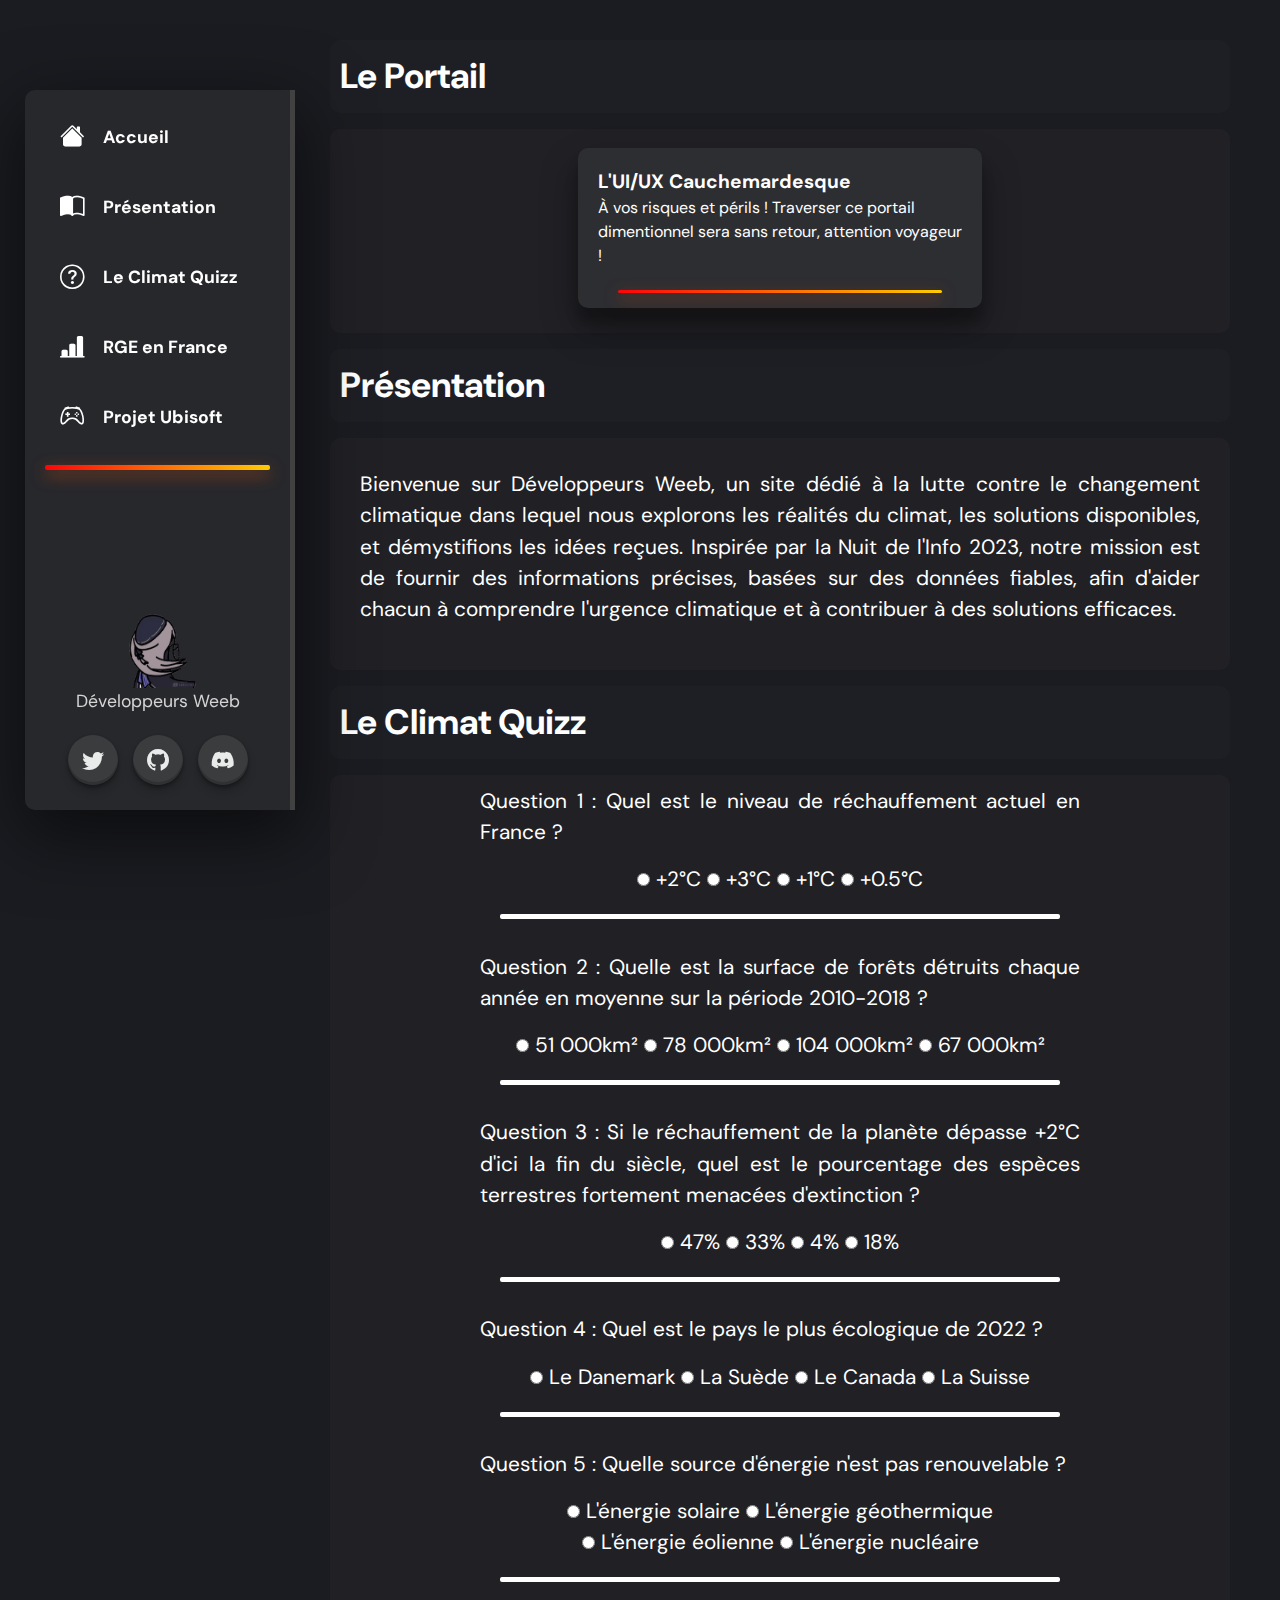
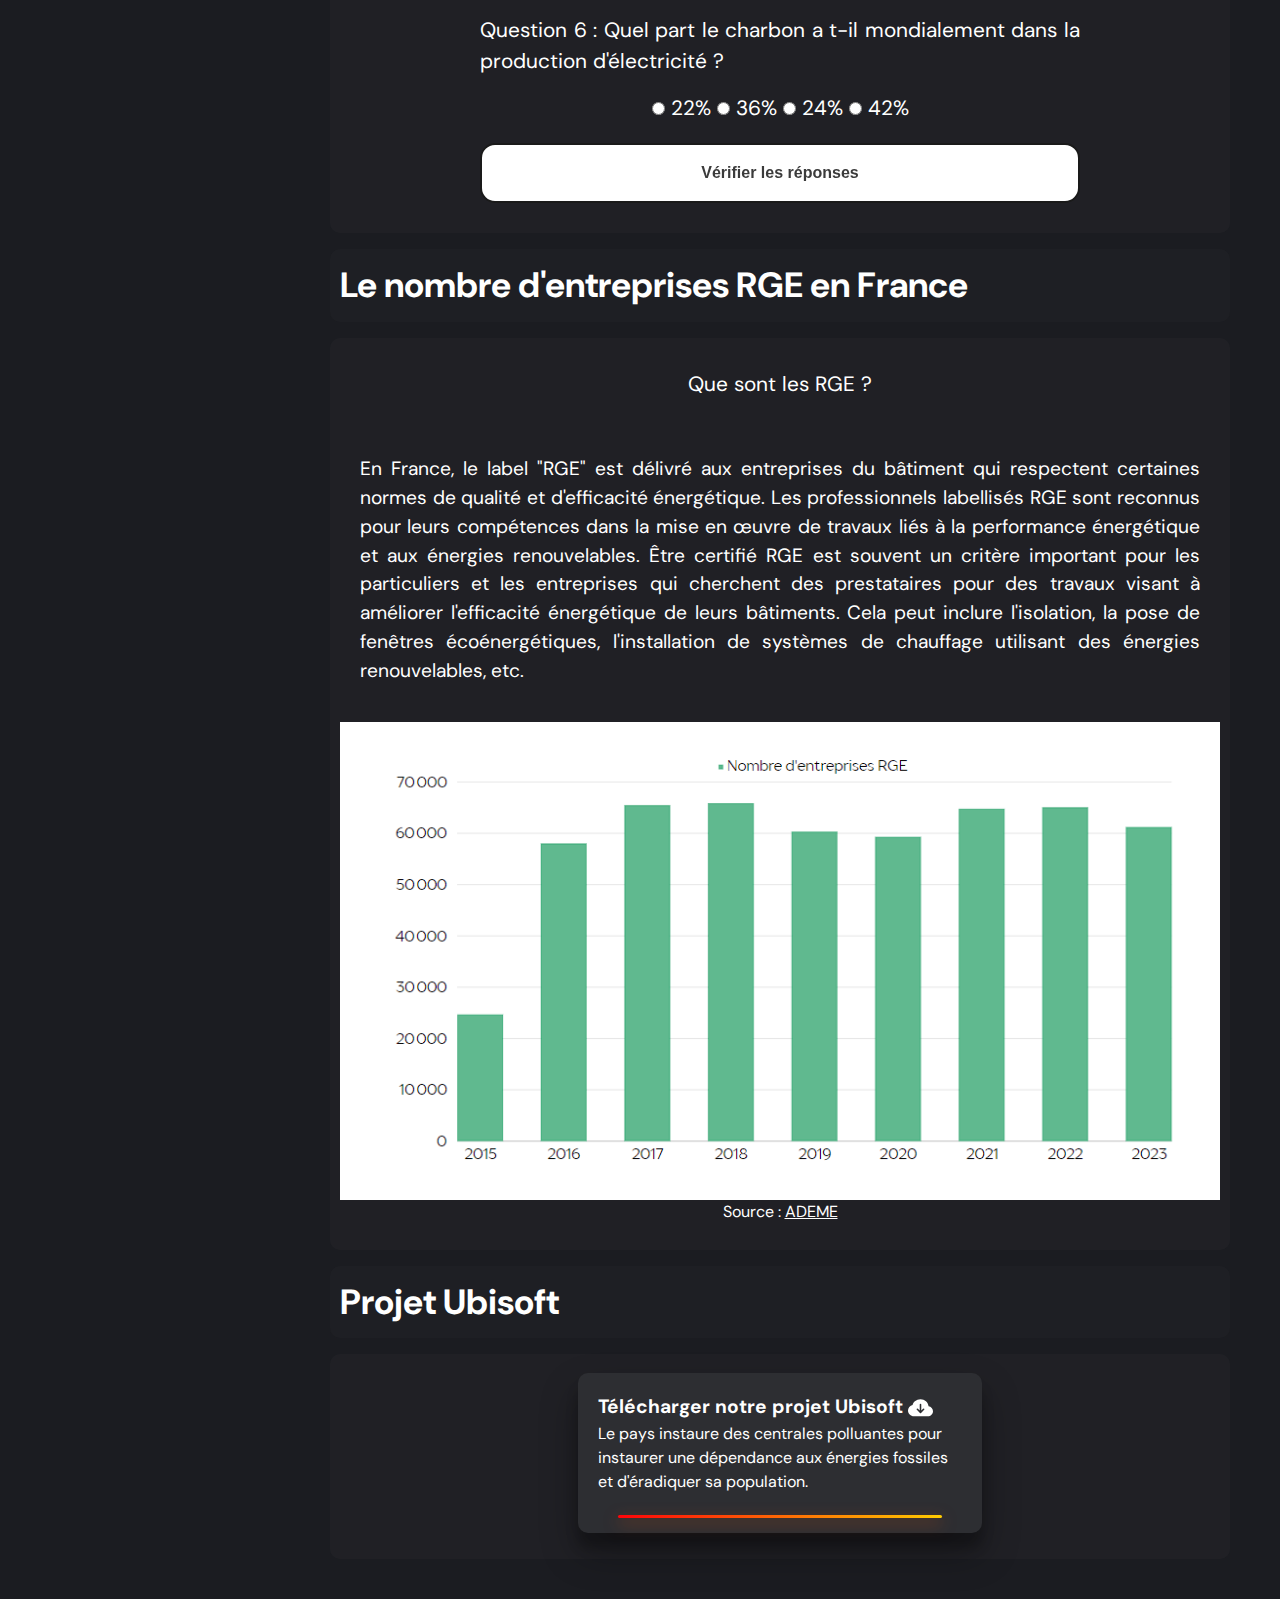
<file: nuit/index.html>
<!DOCTYPE html>

<html>


	<head>
		<title>Développeurs Weeb</title>
		<link rel="shortcut icon" href="images/kururin.gif">
		<meta charset="utf-8">
		<link rel="stylesheet" type="text/css" href="css_bs/bootstrap.min.css">
		<link rel="stylesheet" href="https://cdn.jsdelivr.net/npm/bootstrap-icons@1.10.3/font/bootstrap-icons.css">
		<link rel="stylesheet" type ="text/css" href ="css_perso/style.css">
		<link rel="preconnect" href="https://fonts.googleapis.com"><link rel="preconnect" href="https://fonts.gstatic.com" crossorigin><link href="https://fonts.googleapis.com/css2?family=DM+Sans&display=swap" rel="stylesheet">
		<style> @import url('https://fonts.googleapis.com/css2?family=DM+Sans&display=swap'); </style>
	</head>
  
	<body>
	
		<!-- ****************************************************DÉBUT DE LA BARRE DE NAVIGATION******************************************************************** -->
		
			<nav id="nav-principale">
				<ul>
					<li>
						<a href="#" class="soulignement"><div class="texte"><span class="bi-house-fill" id="btn-accueil"></span>&emsp;<b>Accueil</b></div></a>
					</li>
					<li>
						<a href="#databook" class="soulignement"><div class="texte"><span class="bi-book-half" id="btn-databook"></span>&emsp;<b>Présentation</b></div></a>
					</li>
					<li>
						<a href="#vivrecard" class="soulignement"><div class="texte"><span class="bi bi-question-circle" id="btn-vivrecard"></span>&emsp;<b>Le Climat Quizz</b></div></a>
					</li>
					<li>
						<a href="#yrgb" class="soulignement"><div class="texte"><span class="bi bi-bar-chart-line-fill" id="btn-yrgb"></span>&emsp;<b>RGE en France</b></div></a>
					</li>
					<li>
						<a href="#mini-aventures" class="soulignement"><div class="texte"><span class="bi bi-controller" id="btn-aventures"></span>&emsp;<b>Projet Ubisoft</b></div></a>
					</li>
					<div id="bas-nav">
						<div id="logo">
							<img src="images/kururin.gif" id="mugiwara">
							<p>Développeurs Weeb</p>
						</div>
						<div id="tout-btn">
							<a href="" class="bouton" id="twitter">
								<span class="bi-twitter"></span>
							</a>
							<a href="" class="bouton" id="github">
								<span class="bi bi-github"></span>
							</a>
							<a href="" class="bouton" id="discord">
								<span class="bi-discord"></span>
							</a>
						</div>
					</div>
					<div id="barre">
					</div>
				</ul>
			</nav>

			<footer id="nav-secondaire">
				<div id="sous-menu">
					<a href="#" class="nav-btn" id="">
						<span class="bi-house-fill" style="font-size:22px"></span>
					</a>
					<a href="#databook" class="nav-btn" id="">
						<span class="bi-book-half" style="font-size:22px"></span>
					</a>
					<a href="#vivrecard" class="nav-btn" id="">
						<span class="bi bi-question-circle" style="font-size:22px" id=""></span>
					</a>
					<a href="#yrgb" class="nav-btn" id="">
						<span class="bi bi-bar-chart-line-fill" style="font-size:22px"></span>
					</a>
					<a href="#mini-aventures" class="nav-btn" id="">
						<span class="bi bi-controller" style="font-size:22px"></span>
					</a>
				</div>
			</footer>
		
		<!-- ****************************************************FIN DE LA BARRE DE NAVIGATION******************************************************************** -->
		
		<section id="section">
			<div id="accueil">
				<p class="titre"><b>Le Portail</b></p>
				<section>
					<ul id="info" class="bgc">
						<li id="mangapl"><a href="cauchemar/index.html"><b>L'UI/UX Cauchemardesque</b><br>À vos risques et périls ! Traverser ce portail dimentionnel sera sans retour, attention voyageur !</a><div class="barre-info"></div></li>
					</ul>
				</section>
			</div>
			<div id="databook">
				<p class="titre"><b>Présentation</b></p>
				<section>
					<ul class="bgc"><p style="font-size: 1.3em; text-align: justify; padding: 20px;">
						Bienvenue sur Développeurs Weeb, un site dédié à la lutte contre le changement climatique dans lequel 
						nous explorons les réalités du climat, les solutions disponibles, 
						et démystifions les idées reçues. Inspirée par la Nuit de l'Info 2023, 
						notre mission est de fournir des informations précises, basées sur des 
						données fiables, afin d'aider chacun à comprendre l'urgence climatique 
						et à contribuer à des solutions efficaces.</p>
					</ul>
				</section>
			</div>
			<div id="vivrecard">
				<p class="titre"><b>Le Climat Quizz</b></p>
				<section>
					<ul class="bgc">
						<div id="quiz-container" style="font-size: 1.3em;">
							<div class="question" id="question1">
								<p style="text-align: justify;">Question 1 : Quel est le niveau de réchauffement actuel en France ?</p>
								<div class="choices">
									<label><input type="radio" name="q1" value="2degres"> +2°C</label>
									<label><input type="radio" name="q1" value="3degres"> +3°C</label>
									<label><input type="radio" name="q1" value="1degres"> +1°C</label>
									<label><input type="radio" name="q1" value="05degres"> +0.5°C</label>
								</div>
							</div>
							<div id="barre-quizz">
							</div><br>
							<div class="question" id="question2">
								<p style="text-align: justify;">Question 2 : Quelle est la surface de forêts détruits chaque année en moyenne sur la période 2010-2018 ?</p>
								<div class="choices">
									<label><input type="radio" name="q2" value="51k"> 51 000km²</label>
									<label><input type="radio" name="q2" value="78k"> 78 000km²</label>
									<label><input type="radio" name="q2" value="104k"> 104 000km²</label>
									<label><input type="radio" name="q2" value="67k"> 67 000km²</label>
								</div>
							</div>
							<div id="barre-quizz">
							</div><br>
							<div class="question" id="question3">
								<p style="text-align: justify;">Question 3 : Si le réchauffement de la planète dépasse +2°C d'ici la fin du siècle, quel est le pourcentage des espèces terrestres fortement menacées d'extinction ?</p>
								<div class="choices">
									<label><input type="radio" name="q3" value="47p"> 47%</label>
									<label><input type="radio" name="q3" value="33p"> 33%</label>
									<label><input type="radio" name="q3" value="4k"> 4%</label>
									<label><input type="radio" name="q3" value="18p"> 18%</label>
								</div>
							</div>
							<div id="barre-quizz">
							</div><br>
							<div class="question" id="question4">
								<p style="text-align: justify;">Question 4 : Quel est le pays le plus écologique de 2022 ?</p>
								<div class="choices">
									<label><input type="radio" name="q4" value="Danemark"> Le Danemark</label>
									<label><input type="radio" name="q4" value="Suède"> La Suède</label>
									<label><input type="radio" name="q4" value="Canada"> Le Canada</label>
									<label><input type="radio" name="q4" value="Suisse"> La Suisse</label>
								</div>
							</div>
							<div id="barre-quizz">
							</div><br>
							<div class="question" id="question5">
								<p style="text-align: justify;">Question 5 : Quelle source d'énergie n'est pas renouvelable ?</p>
								<div class="choices">
									<label><input type="radio" name="q5" value="solaire"> L'énergie solaire</label>
									<label><input type="radio" name="q5" value="geotherm"> L'énergie géothermique</label>
									<label><input type="radio" name="q5" value="eolien"> L'énergie éolienne</label>
									<label><input type="radio" name="q5" value="Nucleaire"> L'énergie nucléaire</label>
								</div>
							</div>
							<div id="barre-quizz">
							</div><br>
							<div class="question" id="question6">
								<p style="text-align: justify;">Question 6 : Quel part le charbon a t-il mondialement dans la production d'électricité ?</p>
								<div class="choices">
									<label><input type="radio" name="q6" value="22p"> 22%</label>
									<label><input type="radio" name="q6" value="36p"> 36%</label>
									<label><input type="radio" name="q6" value="24k"> 24%</label>
									<label><input type="radio" name="q6" value="42p"> 42%</label>
								</div>
							</div>

							<button onclick="highlightAnswers()" class="button-28">Vérifier les réponses</button>
							<div class="result" id="result"></div>
						</div>
					</ul>
				</section>
			<div>
			<div id="yrgb">
				<p class="titre"><b>Le nombre d'entreprises RGE en France</i></b></p>
				<section>
					<ul class="bgc">
						<p style="font-size: 1.3em; padding: 20px;">Que sont les RGE ?</p>
						<p style="font-size: 1.2em; text-align: justify; padding: 20px;">En France, le label "RGE" est délivré aux entreprises du bâtiment qui respectent certaines normes de 
							qualité et d'efficacité énergétique. Les professionnels labellisés RGE sont reconnus 
							pour leurs compétences dans la mise en œuvre de travaux liés à la performance énergétique 
							et aux énergies renouvelables. Être certifié RGE est souvent un critère important pour 
							les particuliers et les entreprises qui cherchent des prestataires pour des travaux 
							visant à améliorer l'efficacité énergétique de leurs bâtiments. Cela peut inclure l'isolation, 
							la pose de fenêtres écoénergétiques, l'installation de systèmes de chauffage utilisant des 
							énergies renouvelables, etc.</p>
						<img src="images/graphique.png" style="max-width: 100%;">
						<p>Source : <a href="https://data.ademe.fr/datasets/historique-rge" style="color: white;">ADEME</a></p>
					</ul>
				</section>
			</div>
			<div id="mini-aventures">
				<p class="titre"><b>Projet Ubisoft</b></p>
				<section>
					<ul id="info" class="bgc">
						<li id="mangapl"><a href="Far_Cry.pdf" download="ProjetUbisoft.pdf"><b>
							Télécharger notre projet Ubisoft    <svg xmlns="http://www.w3.org/2000/svg" width="25px" height="25px" fill="currentColor" class="bi bi-cloud-arrow-down-fill" viewBox="0 0 16 16">
								<path d="M8 2a5.53 5.53 0 0 0-3.594 1.342c-.766.66-1.321 1.52-1.464 2.383C1.266 6.095 0 7.555 0 9.318 0 11.366 1.708 13 3.781 13h8.906C14.502 13 16 11.57 16 9.773c0-1.636-1.242-2.969-2.834-3.194C12.923 3.999 10.69 2 8 2m2.354 6.854-2 2a.5.5 0 0 1-.708 0l-2-2a.5.5 0 1 1 .708-.708L7.5 9.293V5.5a.5.5 0 0 1 1 0v3.793l1.146-1.147a.5.5 0 0 1 .708.708z"/>
							  </svg> </b><br>
							Le pays instaure des centrales polluantes pour instaurer une dépendance 
							aux énergies fossiles et d'éradiquer sa population.</a>
							<div class="barre-info"></div>
						</li>
					</ul>
				</section>
			</div>
		</section>

		<footer id="footer-responsive" class="text-center text-lg-start" style="background-color: #202126; margin-top: 70px;">
                
			<div id="btn-res">
				<a href="" class="bouton" id="twitterf">
				  <svg xmlns="http://www.w3.org/2000/svg" width="26px" height="26px" fill="currentColor" class="bi bi-twitter" viewBox="0 0 16 16">
					<path d="M5.026 15c6.038 0 9.341-5.003 9.341-9.334 0-.14 0-.282-.006-.422A6.685 6.685 0 0 0 16 3.542a6.658 6.658 0 0 1-1.889.518 3.301 3.301 0 0 0 1.447-1.817 6.533 6.533 0 0 1-2.087.793A3.286 3.286 0 0 0 7.875 6.03a9.325 9.325 0 0 1-6.767-3.429 3.289 3.289 0 0 0 1.018 4.382A3.323 3.323 0 0 1 .64 6.575v.045a3.288 3.288 0 0 0 2.632 3.218 3.203 3.203 0 0 1-.865.115 3.23 3.23 0 0 1-.614-.057 3.283 3.283 0 0 0 3.067 2.277A6.588 6.588 0 0 1 .78 13.58a6.32 6.32 0 0 1-.78-.045A9.344 9.344 0 0 0 5.026 15z"/>
				  </svg>
				</a>
				<a href="" class="bouton" id="discordf">
					<svg xmlns="http://www.w3.org/2000/svg" width="26px" height="26px" fill="currentColor" class="bi bi-discord" viewBox="0 0 16 16">
						<path d="M13.545 2.907a13.227 13.227 0 0 0-3.257-1.011.05.05 0 0 0-.052.025c-.141.25-.297.577-.406.833a12.19 12.19 0 0 0-3.658 0 8.258 8.258 0 0 0-.412-.833.051.051 0 0 0-.052-.025c-1.125.194-2.22.534-3.257 1.011a.041.041 0 0 0-.021.018C.356 6.024-.213 9.047.066 12.032c.001.014.01.028.021.037a13.276 13.276 0 0 0 3.995 2.02.05.05 0 0 0 .056-.019c.308-.42.582-.863.818-1.329a.05.05 0 0 0-.01-.059.051.051 0 0 0-.018-.011 8.875 8.875 0 0 1-1.248-.595.05.05 0 0 1-.02-.066.051.051 0 0 1 .015-.019c.084-.063.168-.129.248-.195a.05.05 0 0 1 .051-.007c2.619 1.196 5.454 1.196 8.041 0a.052.052 0 0 1 .053.007c.08.066.164.132.248.195a.051.051 0 0 1-.004.085 8.254 8.254 0 0 1-1.249.594.05.05 0 0 0-.03.03.052.052 0 0 0 .003.041c.24.465.515.909.817 1.329a.05.05 0 0 0 .056.019 13.235 13.235 0 0 0 4.001-2.02.049.049 0 0 0 .021-.037c.334-3.451-.559-6.449-2.366-9.106a.034.034 0 0 0-.02-.019Zm-8.198 7.307c-.789 0-1.438-.724-1.438-1.612 0-.889.637-1.613 1.438-1.613.807 0 1.45.73 1.438 1.613 0 .888-.637 1.612-1.438 1.612m5.316 0c-.788 0-1.438-.724-1.438-1.612 0-.889.637-1.613 1.438-1.613.807 0 1.451.73 1.438 1.613 0 .888-.631 1.612-1.438 1.612"/>
					  </svg>
				</a>
				<a href="" class="bouton" id="githubf">
					<svg xmlns="http://www.w3.org/2000/svg" width="26px" height="26px" fill="currentColor" class="bi bi-github" viewBox="0 0 16 16">
						<path d="M8 0C3.58 0 0 3.58 0 8c0 3.54 2.29 6.53 5.47 7.59.4.07.55-.17.55-.38 0-.19-.01-.82-.01-1.49-2.01.37-2.53-.49-2.69-.94-.09-.23-.48-.94-.82-1.13-.28-.15-.68-.52-.01-.53.63-.01 1.08.58 1.23.82.72 1.21 1.87.87 2.33.66.07-.52.28-.87.51-1.07-1.78-.2-3.64-.89-3.64-3.95 0-.87.31-1.59.82-2.15-.08-.2-.36-1.02.08-2.12 0 0 .67-.21 2.2.82.64-.18 1.32-.27 2-.27.68 0 1.36.09 2 .27 1.53-1.04 2.2-.82 2.2-.82.44 1.1.16 1.92.08 2.12.51.56.82 1.27.82 2.15 0 3.07-1.87 3.75-3.65 3.95.29.25.54.73.54 1.48 0 1.07-.01 1.93-.01 2.2 0 .21.15.46.55.38A8.012 8.012 0 0 0 16 8c0-4.42-3.58-8-8-8"/>
					  </svg>
				</a>
			  </div>
			  <div class="text-center text-white p-3">
				143 Avenue de Versailles, 75016 Paris </br> IUT de Paris - Rives de Seine - Université Paris Cité
			  </div>
	  
			<div class="text-center text-white p-3" style="background-color: rgba(0, 0, 0, 0.2);">
			  © 2023 Copyright :
			  <a class="text-white" href="#">Festival France</a>
			</div>
			
		  </footer>
	
		<script src="js/app.js"></script>
		<script src="https://cdn.jsdelivr.net/npm/bootstrap@5.2.3/dist/js/bootstrap.bundle.min.js" integrity="sha384-kenU1KFdBIe4zVF0s0G1M5b4hcpxyD9F7jL+jjXkk+Q2h455rYXK/7HAuoJl+0I4" crossorigin="anonymous"></script>
		
		
	</body>
  
</html>
</file>
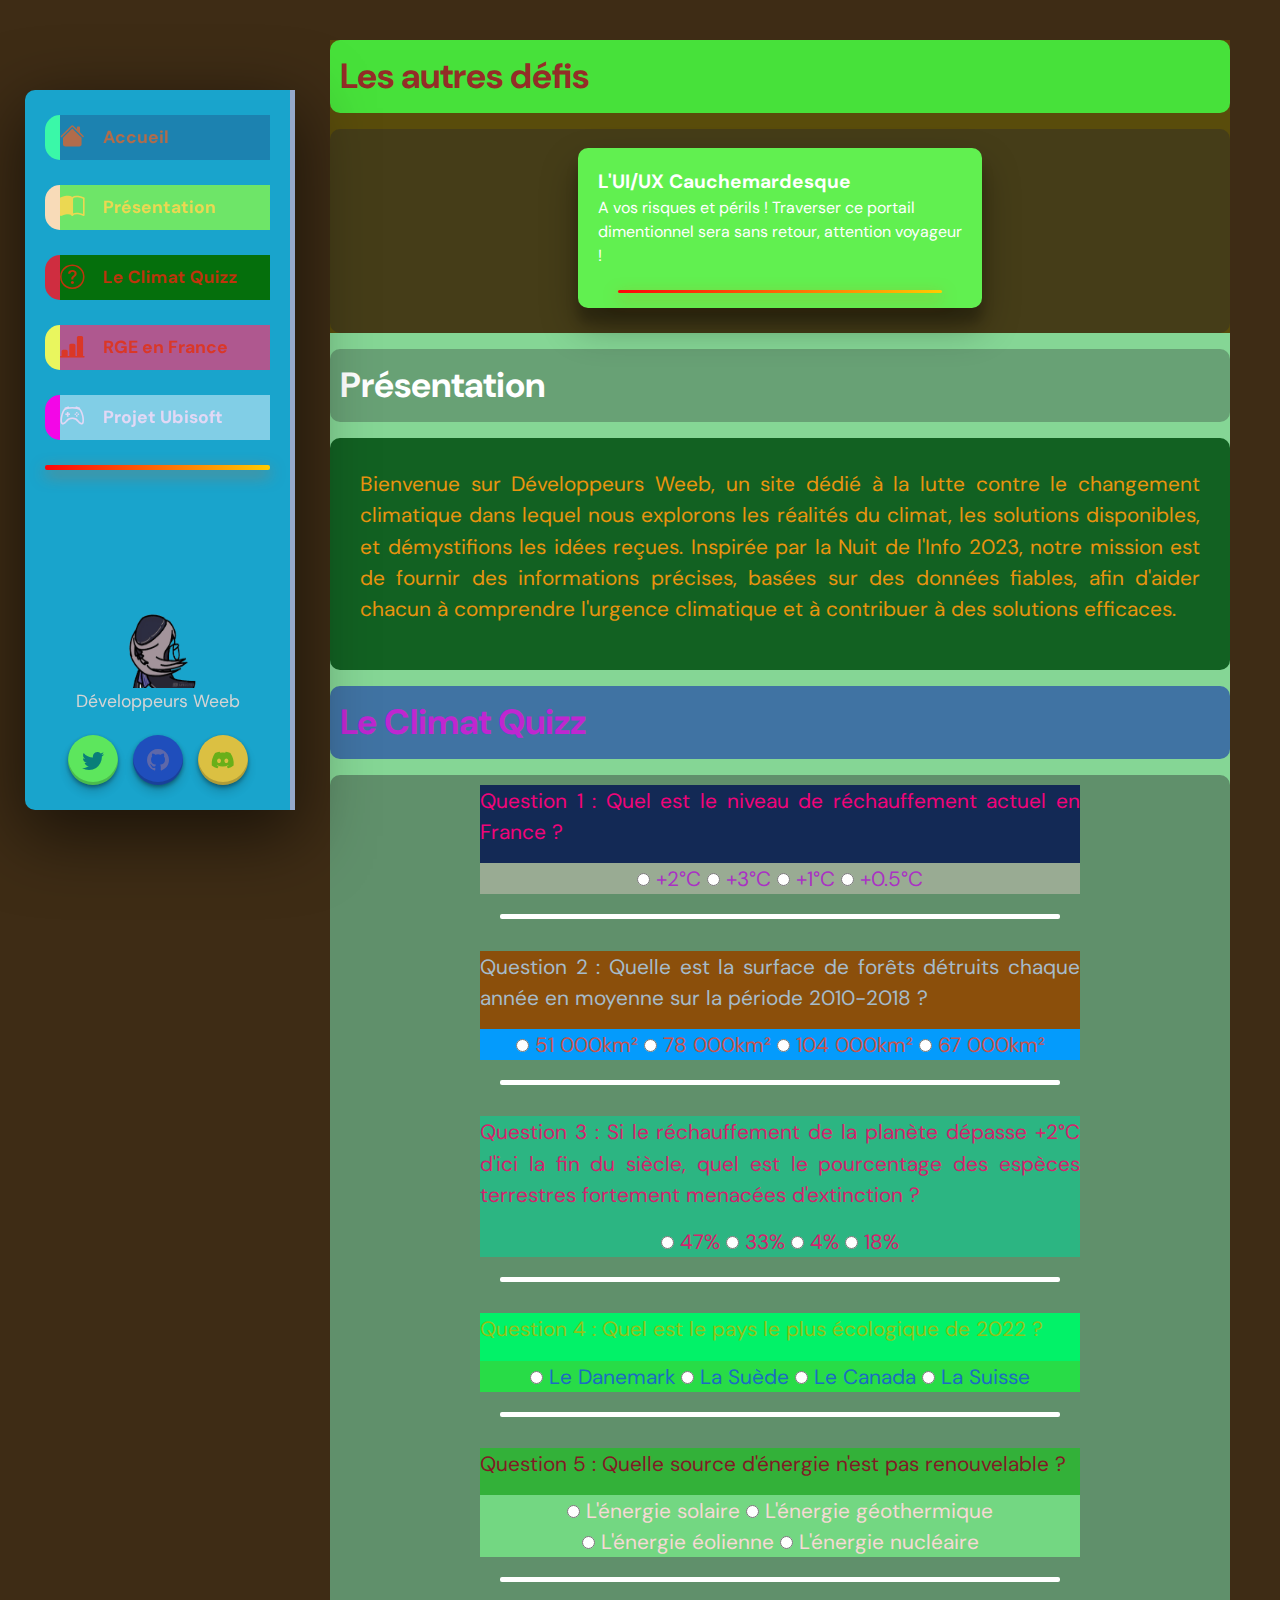
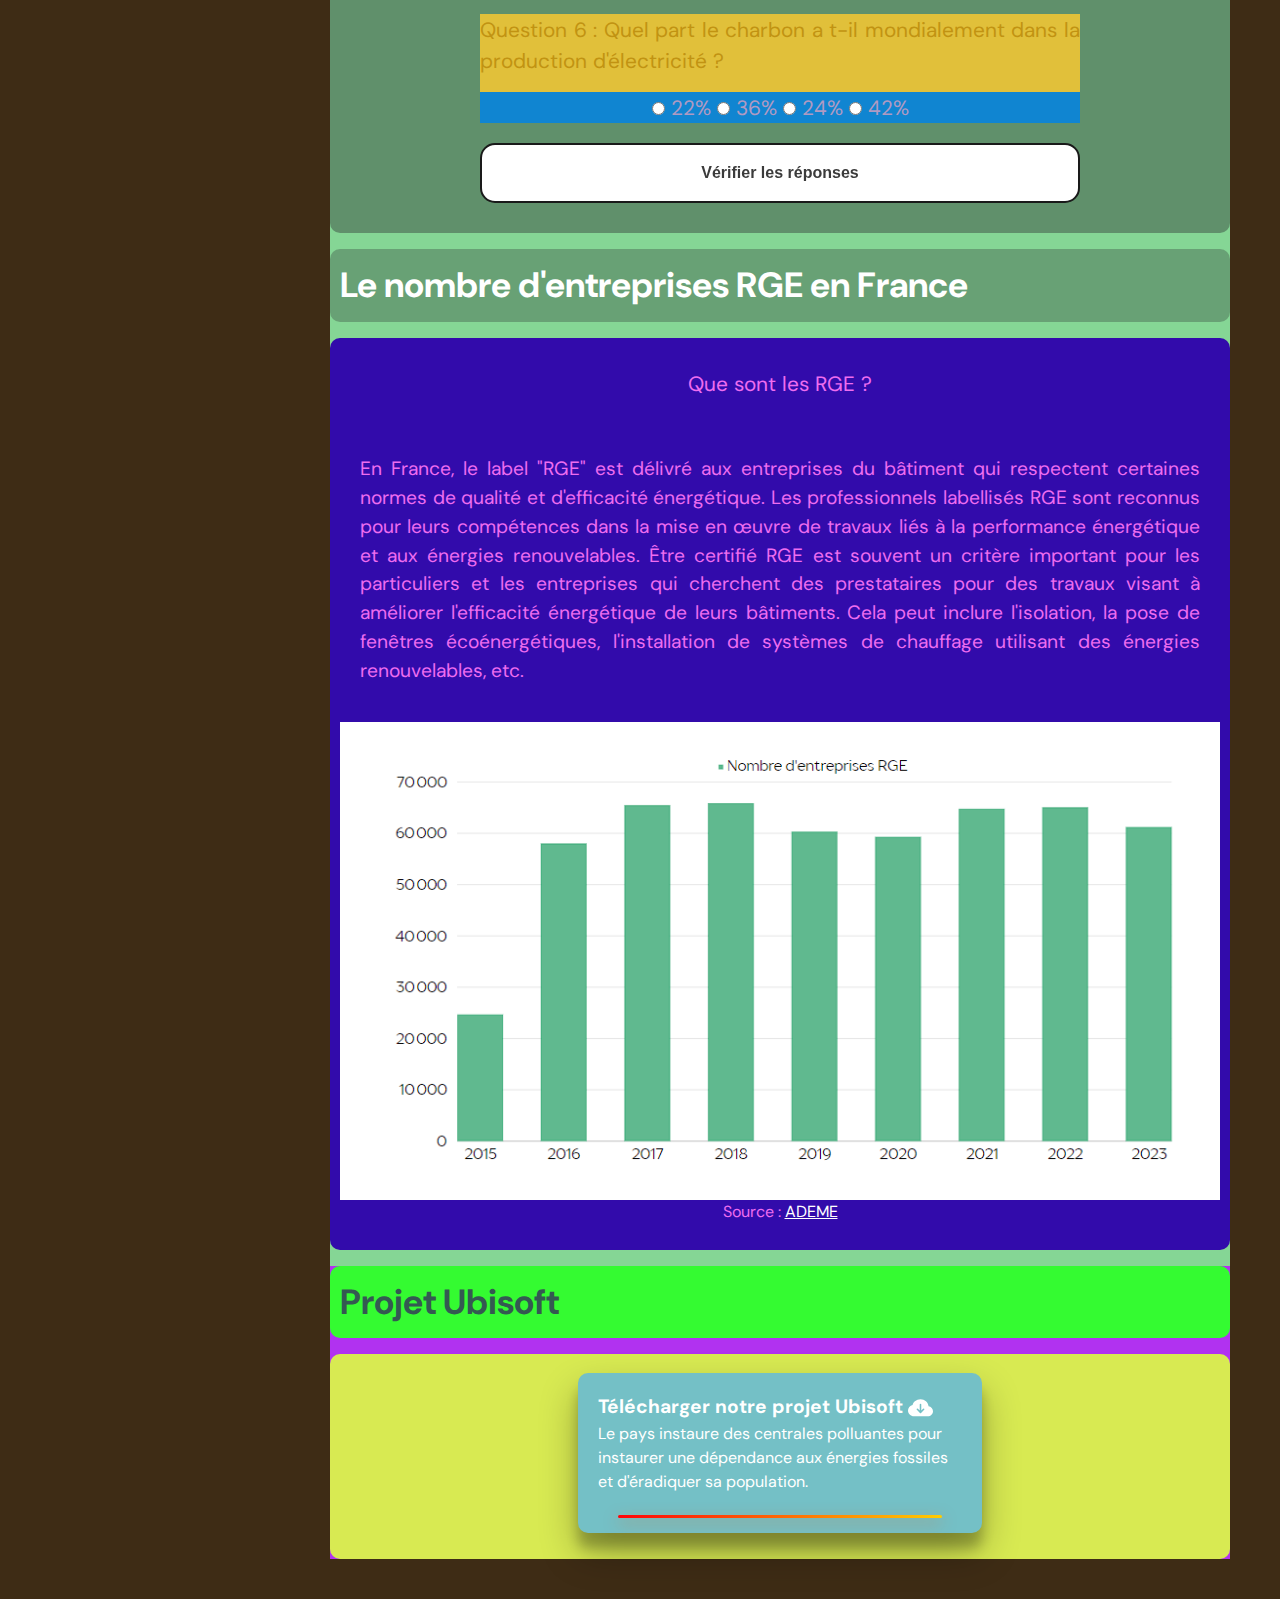
<file: nuit/cauchemar/index.html>
<!DOCTYPE html>

<html>


	<head>
		<title>Développeurs Weeb</title>
		<link rel="shortcut icon" href="images/kururin.gif">
		<meta charset="utf-8">
		<link rel="stylesheet" type="text/css" href="css_bs/bootstrap.min.css">
		<link rel="stylesheet" href="https://cdn.jsdelivr.net/npm/bootstrap-icons@1.10.3/font/bootstrap-icons.css">
		<link rel="stylesheet" type ="text/css" href ="css_perso/style.css">
		<link rel="preconnect" href="https://fonts.googleapis.com"><link rel="preconnect" href="https://fonts.gstatic.com" crossorigin><link href="https://fonts.googleapis.com/css2?family=DM+Sans&display=swap" rel="stylesheet">
		<style> @import url('https://fonts.googleapis.com/css2?family=DM+Sans&display=swap'); </style>
	</head>
  
	<body>
	
		<!-- ****************************************************DÉBUT DE LA BARRE DE NAVIGATION******************************************************************** -->
		
			<nav class="change-color" id="nav-principale">
				<ul>
					<li>
						<a href="#" class="soulignement change-color"><div class="texte change-size change-color"><span class="bi-house-fill" id="btn-accueil"></span>&emsp;<b>Accueil</b></div></a>
					</li>
					<li>
						<a href="#databook" class="soulignement change-color"><div class="texte change-size change-color"><span class="bi-book-half" id="btn-databook"></span>&emsp;<b>Présentation</b></div></a>
					</li>
					<li>
						<a href="#vivrecard" class="soulignement change-color"><div class="texte change-size change-color"><span class="bi bi-question-circle" id="btn-vivrecard"></span>&emsp;<b>Le Climat Quizz</b></div></a>
					</li>
					<li>
						<a href="#yrgb" class="soulignement change-color"><div class="texte change-size change-color"><span class="bi bi-bar-chart-line-fill" id="btn-yrgb"></span>&emsp;<b>RGE en France</b></div></a>
					</li>
					<li>
						<a href="#mini-aventures" class="soulignement change-color"><div class="texte change-size change-color"><span class="bi bi-controller" id="btn-aventures"></span>&emsp;<b>Projet Ubisoft</b></div></a>
					</li>
					<div id="bas-nav">
						<div id="logo">
							<img src="images/kururin.gif" id="mugiwara">
							<p>Développeurs Weeb</p>
						</div>
						<div id="tout-btn">
							<a href="https://youtu.be/dQw4w9WgXcQ?si=lDI0P9S4Ewgab8yX" class="bouton change-size change-color" id="twitter">
								<span class="bi-twitter"></span>
							</a>
							<a href="https://youtu.be/dQw4w9WgXcQ?si=lDI0P9S4Ewgab8yX" class="bouton change-size change-color" id="github">
								<span class="bi bi-github"></span>
							</a> 
							<a href="https://youtu.be/dQw4w9WgXcQ?si=lDI0P9S4Ewgab8yX" class="bouton change-size change-color" id="discord">
								<span class="bi-discord"></span>
							</a>
						</div>
					</div>
					<div id="barre">
					</div>
				</ul>
			</nav>

			<footer id="nav-secondaire" class="change-color">
				<div id="sous-menu" class="change-color">
					<a href="#" class="nav-btn change-size change-color" id="">
						<span class="bi-house-fill" style="font-size:22px"></span>
					</a>
					<a href="#databook" class="nav-btn change-size change-color" id="">
						<span class="bi-book-half" style="font-size:22px"></span>
					</a>
					<a href="#vivrecard" class="nav-btn change-size change-color" id="">
						<span class="bi bi-question-circle" style="font-size:22px" id=""></span>
					</a>
					<a href="#yrgb" class="nav-btn change-size change-color" id="">
						<span class="bi bi-bar-chart-line-fill" style="font-size:22px"></span>
					</a>
					<a href="#mini-aventures" class="nav-btn change-size change-color" id="">
						<span class="bi bi-controller" style="font-size:22px"></span>
					</a>
				</div>
			</footer>
		
		<!-- ****************************************************FIN DE LA BARRE DE NAVIGATION******************************************************************** -->
		
		<section class="change-color" id="section">
			<div class="change-color" id="accueil">
				<p class="change-color titre"><b>Les autres défis</b></p>
				<section>
					<ul id="info" class="bgc change-size">
						<li class="change-color change-size" id="mangapl"><a href="https://youtu.be/dQw4w9WgXcQ?si=lDI0P9S4Ewgab8yX"><b>L'UI/UX Cauchemardesque</b><br>A vos risques et périls ! Traverser ce portail dimentionnel sera sans retour, attention voyageur !</a><div class="barre-info"></div></li>
					</ul>
				</section>
			</div>
			<div id="databook">
				<p class="titre change-size"><b>Présentation</b></p>
				<section>
					<ul class="change-color bgc change-size"><p style="font-size: 1.3em; text-align: justify; padding: 20px;">
						Bienvenue sur Développeurs Weeb, un site dédié à la lutte contre le changement climatique dans lequel 
						nous explorons les réalités du climat, les solutions disponibles, 
						et démystifions les idées reçues. Inspirée par la Nuit de l'Info 2023, 
						notre mission est de fournir des informations précises, basées sur des 
						données fiables, afin d'aider chacun à comprendre l'urgence climatique 
						et à contribuer à des solutions efficaces.</p>
					</ul>
				</section>
			</div>
			<div id="vivrecard">
				<p class="change-color titre change-size"><b>Le Climat Quizz</b></p>
				<section>
					<ul class="bgc">
						<div id="quiz-container" style="font-size: 1.3em;">
							<div class="change-color question change-size" id="question1">
								<p style="text-align: justify;">Question 1 : Quel est le niveau de réchauffement actuel en France ?</p>
								<div class="change-color choices">
									<label><input type="radio" name="q1" value="2degres"> +2°C</label>
									<label><input type="radio" name="q1" value="3degres"> +3°C</label>
									<label><input type="radio" name="q1" value="1degres"> +1°C</label>
									<label><input type="radio" name="q1" value="05degres"> +0.5°C</label>
								</div>
							</div>
							<div id="barre-quizz">
							</div><br>
							<div class="change-color question" id="question2">
								<p style="text-align: justify;">Question 2 : Quelle est la surface de forêts détruits chaque année en moyenne sur la période 2010-2018 ?</p>
								<div class="change-color choices">
									<label><input type="radio" name="q2" value="51k"> 51 000km²</label>
									<label><input type="radio" name="q2" value="78k"> 78 000km²</label>
									<label><input type="radio" name="q2" value="104k"> 104 000km²</label>
									<label><input type="radio" name="q2" value="67k"> 67 000km²</label>
								</div>
							</div>
							<div id="barre-quizz" class="change-color">
							</div><br>
							<div class="change-color question" id="question3">
								<p style="text-align: justify;">Question 3 : Si le réchauffement de la planète dépasse +2°C d'ici la fin du siècle, quel est le pourcentage des espèces terrestres fortement menacées d'extinction ?</p>
								<div class="choices">
									<label><input type="radio" name="q3" value="47p"> 47%</label>
									<label><input type="radio" name="q3" value="33p"> 33%</label>
									<label><input type="radio" name="q3" value="4k"> 4%</label>
									<label><input type="radio" name="q3" value="18p"> 18%</label>
								</div>
							</div>
							<div class="change-color" id="barre-quizz">
							</div><br>
							<div class="change-color question" id="question4">
								<p style="text-align: justify;">Question 4 : Quel est le pays le plus écologique de 2022 ?</p>
								<div class="change-color choices">
									<label><input type="radio" name="q4" value="Danemark"> Le Danemark</label>
									<label><input type="radio" name="q4" value="Suède"> La Suède</label>
									<label><input type="radio" name="q4" value="Canada"> Le Canada</label>
									<label><input type="radio" name="q4" value="Suisse"> La Suisse</label>
								</div>
							</div>
							<div id="barre-quizz" class="change-color">
							</div><br>
							<div class="change-color question" id="question5">
								<p style="text-align: justify;">Question 5 : Quelle source d'énergie n'est pas renouvelable ?</p>
								<div class="change-color choices">
									<label><input type="radio" name="q5" value="solaire"> L'énergie solaire</label>
									<label><input type="radio" name="q5" value="geotherm"> L'énergie géothermique</label>
									<label><input type="radio" name="q5" value="eolien"> L'énergie éolienne</label>
									<label><input type="radio" name="q5" value="Nucleaire"> L'énergie nucléaire</label>
								</div>
							</div>
							<div id="barre-quizz" class="change-color">
							</div><br>
							<div class="change-color question" id="question6">
								<p style="text-align: justify;">Question 6 : Quel part le charbon a t-il mondialement dans la production d'électricité ?</p>
								<div class="change-color choices">
									<label><input type="radio" name="q6" value="22p"> 22%</label>
									<label><input type="radio" name="q6" value="36p"> 36%</label>
									<label><input type="radio" name="q6" value="24k"> 24%</label>
									<label><input type="radio" name="q6" value="42p"> 42%</label>
								</div>
							</div>

							<button onclick="highlightAnswers()" class="button-28">Vérifier les réponses</button>
							<div class="change-color result" id="result"></div>
						</div>
					</ul>
				</section>
			<div>
			<div id="yrgb">
				<p class="titre"><b>Le nombre d'entreprises RGE en France</i></b></p>
				<section>
					<ul class="change-color bgc">
						<p style="font-size: 1.3em; padding: 20px;">Que sont les RGE ?</p>
						<p style="font-size: 1.2em; text-align: justify; padding: 20px;">En France, le label "RGE" est délivré aux entreprises du bâtiment qui respectent certaines normes de 
							qualité et d'efficacité énergétique. Les professionnels labellisés RGE sont reconnus 
							pour leurs compétences dans la mise en œuvre de travaux liés à la performance énergétique 
							et aux énergies renouvelables. Être certifié RGE est souvent un critère important pour 
							les particuliers et les entreprises qui cherchent des prestataires pour des travaux 
							visant à améliorer l'efficacité énergétique de leurs bâtiments. Cela peut inclure l'isolation, 
							la pose de fenêtres écoénergétiques, l'installation de systèmes de chauffage utilisant des 
							énergies renouvelables, etc.</p>
						<img src="images/graphique.png" style="max-width: 100%;">
						<p>Source : <a href="https://youtu.be/dQw4w9WgXcQ?si=lDI0P9S4Ewgab8yX" style="color: white;">ADEME</a></p>
					</ul>
				</section>
			</div>
			<div class="change-color change-color" id="mini-aventures">
				<p class="change-color titre"><b>Projet Ubisoft</b></p>
				<section>
					<ul id="info" class="change-color bgc">
						<li id="mangapl"  class="change-color"><a href="fichier.pptx" download="ProjetUbisoft.pptx"><b>
							Télécharger notre projet Ubisoft    <svg xmlns="http://www.w3.org/2000/svg" width="25px" height="25px" fill="currentColor" class="bi bi-cloud-arrow-down-fill" viewBox="0 0 16 16">
								<path d="M8 2a5.53 5.53 0 0 0-3.594 1.342c-.766.66-1.321 1.52-1.464 2.383C1.266 6.095 0 7.555 0 9.318 0 11.366 1.708 13 3.781 13h8.906C14.502 13 16 11.57 16 9.773c0-1.636-1.242-2.969-2.834-3.194C12.923 3.999 10.69 2 8 2m2.354 6.854-2 2a.5.5 0 0 1-.708 0l-2-2a.5.5 0 1 1 .708-.708L7.5 9.293V5.5a.5.5 0 0 1 1 0v3.793l1.146-1.147a.5.5 0 0 1 .708.708z"/>
							  </svg> </b><br>
							Le pays instaure des centrales polluantes pour instaurer une dépendance 
							aux énergies fossiles et d'éradiquer sa population.</a>
							<div class="change-color barre-info"></div>
						</li>
					</ul>
				</section>
			</div>
		</section>

		<footer id="footer-responsive" class="change-color text-center text-lg-start" style="background-color: #202126; margin-top: 70px;">
                
			<div id="btn-res">
				<a href="" class="change-color bouton" id="twitterf">
				  <svg xmlns="http://www.w3.org/2000/svg" width="26px" height="26px" fill="currentColor" class="bi bi-twitter" viewBox="0 0 16 16">
					<path d="M5.026 15c6.038 0 9.341-5.003 9.341-9.334 0-.14 0-.282-.006-.422A6.685 6.685 0 0 0 16 3.542a6.658 6.658 0 0 1-1.889.518 3.301 3.301 0 0 0 1.447-1.817 6.533 6.533 0 0 1-2.087.793A3.286 3.286 0 0 0 7.875 6.03a9.325 9.325 0 0 1-6.767-3.429 3.289 3.289 0 0 0 1.018 4.382A3.323 3.323 0 0 1 .64 6.575v.045a3.288 3.288 0 0 0 2.632 3.218 3.203 3.203 0 0 1-.865.115 3.23 3.23 0 0 1-.614-.057 3.283 3.283 0 0 0 3.067 2.277A6.588 6.588 0 0 1 .78 13.58a6.32 6.32 0 0 1-.78-.045A9.344 9.344 0 0 0 5.026 15z"/>
				  </svg>
				</a>
				<a href="" class="change-color bouton" id="discordf">
					<svg xmlns="http://www.w3.org/2000/svg" width="26px" height="26px" fill="currentColor" class="bi bi-discord" viewBox="0 0 16 16">
						<path d="M13.545 2.907a13.227 13.227 0 0 0-3.257-1.011.05.05 0 0 0-.052.025c-.141.25-.297.577-.406.833a12.19 12.19 0 0 0-3.658 0 8.258 8.258 0 0 0-.412-.833.051.051 0 0 0-.052-.025c-1.125.194-2.22.534-3.257 1.011a.041.041 0 0 0-.021.018C.356 6.024-.213 9.047.066 12.032c.001.014.01.028.021.037a13.276 13.276 0 0 0 3.995 2.02.05.05 0 0 0 .056-.019c.308-.42.582-.863.818-1.329a.05.05 0 0 0-.01-.059.051.051 0 0 0-.018-.011 8.875 8.875 0 0 1-1.248-.595.05.05 0 0 1-.02-.066.051.051 0 0 1 .015-.019c.084-.063.168-.129.248-.195a.05.05 0 0 1 .051-.007c2.619 1.196 5.454 1.196 8.041 0a.052.052 0 0 1 .053.007c.08.066.164.132.248.195a.051.051 0 0 1-.004.085 8.254 8.254 0 0 1-1.249.594.05.05 0 0 0-.03.03.052.052 0 0 0 .003.041c.24.465.515.909.817 1.329a.05.05 0 0 0 .056.019 13.235 13.235 0 0 0 4.001-2.02.049.049 0 0 0 .021-.037c.334-3.451-.559-6.449-2.366-9.106a.034.034 0 0 0-.02-.019Zm-8.198 7.307c-.789 0-1.438-.724-1.438-1.612 0-.889.637-1.613 1.438-1.613.807 0 1.45.73 1.438 1.613 0 .888-.637 1.612-1.438 1.612m5.316 0c-.788 0-1.438-.724-1.438-1.612 0-.889.637-1.613 1.438-1.613.807 0 1.451.73 1.438 1.613 0 .888-.631 1.612-1.438 1.612"/>
					  </svg>
				</a>
				<a href="" class="change-color bouton" id="githubf">
					<svg xmlns="http://www.w3.org/2000/svg" width="26px" height="26px" fill="currentColor" class="bi bi-github" viewBox="0 0 16 16">
						<path d="M8 0C3.58 0 0 3.58 0 8c0 3.54 2.29 6.53 5.47 7.59.4.07.55-.17.55-.38 0-.19-.01-.82-.01-1.49-2.01.37-2.53-.49-2.69-.94-.09-.23-.48-.94-.82-1.13-.28-.15-.68-.52-.01-.53.63-.01 1.08.58 1.23.82.72 1.21 1.87.87 2.33.66.07-.52.28-.87.51-1.07-1.78-.2-3.64-.89-3.64-3.95 0-.87.31-1.59.82-2.15-.08-.2-.36-1.02.08-2.12 0 0 .67-.21 2.2.82.64-.18 1.32-.27 2-.27.68 0 1.36.09 2 .27 1.53-1.04 2.2-.82 2.2-.82.44 1.1.16 1.92.08 2.12.51.56.82 1.27.82 2.15 0 3.07-1.87 3.75-3.65 3.95.29.25.54.73.54 1.48 0 1.07-.01 1.93-.01 2.2 0 .21.15.46.55.38A8.012 8.012 0 0 0 16 8c0-4.42-3.58-8-8-8"/>
					  </svg>
				</a>
			  </div>
			  <div class="change-color text-center text-white p-3">
				143 Avenue de Versailles, 75016 Paris </br> IUT de Paris - Rives de Seine - Université Paris Cité
			  </div>
	  
			<div class="change-color text-center text-white p-3" style="background-color: rgba(0, 0, 0, 0.2);">
			  © 2023 Copyright :
			  <a class=" change-color text-white" href="#">Festival France</a>
			</div>
			
		  </footer>
	
		<script src="js/app.js"></script>
		<script src="https://cdn.jsdelivr.net/npm/bootstrap@5.2.3/dist/js/bootstrap.bundle.min.js" integrity="sha384-kenU1KFdBIe4zVF0s0G1M5b4hcpxyD9F7jL+jjXkk+Q2h455rYXK/7HAuoJl+0I4" crossorigin="anonymous"></script>
		
		
	</body>
  
</html>
</file>
<file: nuit/css_perso/style.css>
body {
	background-color: #1b1c21;
	font-family: 'DM Sans', sans-serif;
}

#nav-secondaire #sous-menu {
	display: none;
	border: px solid red;
	position: fixed;
	bottom: 0%; left: 50%;
    transform: translate(-50%, -50%);
	color: white;
	background-color: #2f3036;
	border-radius: 15px;
	height: 60px;
	line-height: 65px;
	z-index: 10;
	/* padding: 10px; */
	width: 340px;
	text-align: center;
}

.nav-btn {
	border: px solid lightgreen;
	display: inline-block;
	color: white;
	margin: 10px;
	cursor: pointer;
	width: 35px;
	height: 40px;
	border-radius: 50%;
	/* text-align: center; */
	line-height: 40px;
}

#promo {
	background: linear-gradient(to right, #ff0409, #ffcc00);
	width: 40px; height: 40px;
	line-height: 40px;
}

.nav-btn:hover{
	color: white;
	transform: scale(1.1);
    transition-duration: 0.3s;
}

.nav-btn:active{
	transform: scale(0.96);
    transition-duration: 0.2s;
}

#quizz {
	border: px solid red;
	
	background-color: #f0f0f0;
	position: fixed;
	top: 10%; left: 25px;
    padding: 20px;
	border-radius: 5px 0px 0px 5px;
	border-right: 5px solid #e0e0e0;
	box-shadow: rgba(0, 0, 0, 0.56) 0px 22px 70px 4px;
}

#quiz-container {
    max-width: 600px;
    margin: 0 auto;
}

.question {
    margin-bottom: 20px;
}

.choices {
    margin-top: 10px;
}

.result {
    margin-top: 20px;
    font-weight: bold;
}

.correct {
    color: green;
    font-weight: bold;
}

.incorrect {
    color: red;
    font-weight: bold;
}

/* -----------------------------------------------DEBUT DE LA BARRE DE NAVIGATION----------------------------------------------- */

#nav-principale {
	border: px solid red;
	height: 80%;
	width: 270px;
	background-color: #27282c;
	position: fixed;
	top: 10%; left: 25px;
	border-radius: 10px 0px 0px 10px;
	background-color: #27282c;
	border-right: 5px solid #414141;
	box-shadow: rgba(0, 0, 0, 0.56) 0px 22px 70px 4px;
}

#nav-principale ul {
	border: px solid green;
	list-style: none;
	list-style-type: none;
	margin: 0px;
	padding: 0px;
	height: 100%;
	font-size: 1.1em;
}

#nav-principale ul li {
	border: px solid blue;
	margin: 25px;
	width: 85%;
	font-size: 1em;
	margin-left: 20px;
	height: 45px;
	border-radius: 15px;
}

#nav-principale ul li a {
	border: px solid pink;
	color: white;
	display: block;
	height: 45px;
	line-height: 45px;
	border-radius: 15px;
	text-decoration: none;
}

#nav-principale ul .bouton {
	border: px solid lightgreen;
	display: inline-block;
	color: white;
	background-color: #3E3F40;
	opacity: 90%;
	margin: 5px;
	font-size: 22px;
	cursor: pointer;
	width: 50px;
	height: 50px;
	border-radius: 50%;
	text-align: center;
	line-height: 52px;
	box-shadow: rgba(0, 0, 0, 0.4) 0px 2px 4px, rgba(0, 0, 0, 0.3) 0px 7px 13px -3px, rgba(0, 0, 0, 0.2) 0px -3px 0px inset;
}


#bas-nav {
	border: px solid purple;
	position: absolute;
	bottom: 20px;
	width: 100%;
}

#nav-principale ul #tout-btn {
	border: px solid cyan;
	text-align: center;
}

#nav-principale ul li a span {
	font-size: 1.4em;
}

.texte {
	margin-left: 15px;
}

#mugiwara {
	height: 80px;
	width: 80px;
}

#logo {
	border: px solid yellow;
	text-align: center;
	color: #d4d4d5;
}

#barre {
	border: px solid red;
	margin-left: 20px; margin-right: 20px;
	height: 5px;
	border-radius: 2px;
	background: linear-gradient(to right, #ff0409, #ffcc00);
	box-shadow: rgba(248, 85, 5, 0.55) 0px 5px 15px;
}

#barre-quizz {
	border: px solid red;
	margin-left: 20px; margin-right: 20px;
	height: 5px;
	border-radius: 2px;
	background: linear-gradient(to right, #fff, #fff);
}

#bouton-reponses {
	border-radius: 5px;
	box-shadow: darkblue;
}

.barre-info {
	border: px solid red;
	margin-left: 20px; margin-right: 20px;
	height: 3px;
	border-radius: 2px;
	/* background-color: white; */
	/* box-shadow: rgba(255, 255, 255, 0.1) 0px 1px 1px 0px inset, rgba(50, 50, 93, 0.25) 0px 50px 100px -20px, rgba(0, 0, 0, 0.3) 0px 30px 60px -30px; */
	/* position: absolute; */
	margin-top: 92px;
	background: linear-gradient(to right, #ff0409, #ffcc00);
	box-shadow: rgba(248, 85, 5, 0.55) 0px 5px 15px;
}

#btn-accueil {
	float: left;
	margin-top: px;
}

#btn-databook {
	float: left;
	margin-top: 1px;
}

#btn-vivrecard {
	float: left;
	margin-top: 1px;
}

#btn-yrgb {
	float: left;
	margin-top: 1px;
}

#btn-aventures {
	float: left;
	margin-top: px;
}

#lecture .retour {
	border: px solid lightgreen;
	display: inline-block;
	color: white;
	background-color: #323338;
	margin: 5px;
	cursor: pointer;
	width: 45px;
	height: 45px;
	border-radius: 50%;
	text-align: center;
	line-height: 48px;
}

/* ************************************************DÉBUT DE LA DU HOVER/AFTER DE LA BARRE DE NAVIGATION*********************************************** */

#nav-principale ul li:hover {
	background-color: #38383d;
	transition-duration: 0.3s;
}

#github:hover {
	background: radial-gradient(circle at 33% 100%, #000000 4%, #000000 30%, #000000 62%, #000000 85%, #000000);
	transition-duration: 0.3s;
}

#discord:hover {
	background: #404eed;
	background: radial-gradient(circle at 33% 100%, #404eed 4%, #404eed 30%, #404eed 62%, #404eed 85%, #404eed);
	transition-duration: 0.3s;
}

#twitter:hover {
	background: radial-gradient(circle at 33% 100%, #1a8cd8 4%, #1a8cd8 30%, #1a8cd8 62%, #1a8cd8 85%, #1a8cd8);
	transition-duration: 0.3s;
}

#nav-principale ul li a:hover {
	color: white;
}

#nav-principale ul li:hover {
	transform: scale(1.02);
    transition-duration: 0.3s;
}

.bouton:hover{
	transform: scale(0.95);
    transition-duration: 0.2s;
	box-shadow: none;
}

.bouton:active{
	transform: scale(0.85);
    transition-duration: 0.09s;
	box-shadow: none;
}

#nav-principale ul li:active {
	transform: scale(0.96);
    transition-duration: 0.2s;
}

.retour:hover{
	transform: scale(1.1);
    transition-duration: 0.3s;
}

.retour:active{
	transform: scale(0.94);
    transition-duration: 0.09s;
}

#back:hover {
	background: #3d3e42;
	/* transition-duration: 0.3s; */
}

#datab:hover {
	background: #3d3e42;
	/* transition-duration: 0.3s; */
}

#vivrec:hover {
	background: #3d3e42;
	/* transition-duration: 0.3s; */
}

#couleu:hover {
	background: #3d3e42;
	/* transition-duration: 0.3s; */
}

#adven:hover {
	background: #3d3e42;
	/* transition-duration: 0.3s; */
}
/* ************************************************FIN DU HOVER/AFTER DE LA BARRE DE NAVIGATION*********************************************** */

/* ************************************************DÉBUT DE LA PARTIE SECTION*********************************************** */

#lecture {
	border: px solid red;
	margin-left: 20px;	margin-top: 20px; margin-bottom: 40px; margin-right: 20px;
	/* text-align: center; */
}

#tout-btn {
	border: px solid yellow;
}

#nom {
	border: px solid blue;
	color: #c5c5c7;
	margin-left: 20%; margin-right: 20%;
	text-align: center;
	height: 50px;
	line-height: 50px;
}

.retour {
	float: left;
}

.portrait {
	margin-top: 10px;
	border-radius: 5px;
	height: auto;
	width: 675px;
	max-width: 100%;
}

.paysage {
	margin-top: 10px;
	border-radius: 5px;
	height: auto;
	width: 1151px;
	max-width: 100%;
}

.carre {
	margin-top: 10px;
	border-radius: 5px;
	height: auto;
	width: 950px;
	max-width: 100%;
}

#page-finale section {
	border: px solid red;
	height: 500px;
	color: white;
	text-align: center;
	margin-top: 4%;
}

#page-finale section p {
	margin-right: 10%; margin-left: 10%;
	font-size: 2.5em;
	border: px solid red;
}

#page-finale section ul {
	border: px solid blue;
	list-style: none;
	list-style-type: none;
	margin: 0px;
	padding: 0px;
	font-size: 1.1em;
}

#page-finale section ul li {
	list-style: none;
	list-style-type: none;
	margin: 40px;
	height: 45px;
	line-height: 45px;
	border: px solid green;
	margin-left: 40.5%; margin-right: 40.5%;
	border-radius: 5px;
}
.reste {
	background-color: #474849;
	box-shadow: rgba(10, 10, 10, 0.55) 0px 5px 15px;
}

.reste:hover {
	background-color: #606064;
}

#actualite {
	background-color: #1b82c6;
	box-shadow: rgba(27, 130, 198, 0.55) 0px 5px 15px;
}

#page-finale section ul li a {
	border: px solid pink;
	float: left;
	width: 100%;
	border-radius: 5px;
	text-decoration: none;
	color: white;
}

#page-finale section ul li:hover {
	transform: scale(1.05);
    transition-duration: 0.3s;
}

#page-finale section ul li:active {
	transform: scale(0.96);
    transition-duration: 0.3s;
}

#soutien {
	background-color: #82C105;
	box-shadow: rgba(142, 192, 43, 0.55) 0px 5px 15px;
}

#volume-suivant {
	background: linear-gradient(to right, #ff0409, #ffcc00);
	box-shadow: rgba(248, 85, 5, 0.55) 0px 5px 15px;
}

#images {
	border: px solid pink;
	text-align: center;
}

#section {
	border: px solid red;
	margin-left: 330px;	margin-top: 40px; margin-bottom: 40px; margin-right: 50px;
}

#section .titre {
	border: px solid blue;
	color: white;
	font-size: 2.2em;
	border-radius: 10px;
	padding: 10px;
	/* margin: 30px; */
	background-color: rgb(39, 40, 44, .3);
}

#section section ul {
	border: px solid yellow;
	list-style: none;
	/* text-align: center; */
	border-radius: 10px;
	padding: 10px;
	/* margin: 30px; */
}

.bgc {
	background-color: rgb(39, 40, 44, .4);
	text-align: center;
	color: white;
}

.databooks {
	margin: 1%;
}

.mini-adv {
	margin: 2.3%;
}

.vivrecards {
	margin: 2%;
}

.yel_red_gre_blu {
	margin: 2%;
}

#section section ul li {
	border: px solid cyan;
	display: inline-block;
	background-color: #2d2e32;
	border-radius: 10px;
	box-shadow: rgba(0, 0, 0, 0.3) 0px 19px 38px, rgba(0, 0, 0, 0.22) 0px 15px 12px;
}

.databook {
	border-radius: 10px 10px 0px 0px;
}

#section section ul li a {
	border: px solid green;
	text-decoration: none;
	color: white;
}

#section section ul li:hover {
	transform: scale(0.99);
    transition-duration: 0.3s;
}

#section section ul li:active {
	transform: scale(0.96);
    transition-duration: 0.2s;
}

#section section ul #data1:hover {
	background-color: #956a22;
	box-shadow: 0px 2px 0px #956a22;
}

#section section ul #data2:hover {
	background: linear-gradient(to right, #000000, #c91319);
	box-shadow: 0px 2px 0px #000000, 0px 2px 0px #c91319;
}

#section section ul #data3:hover {
	background-color: #ff8500;
	box-shadow: 0px 2px 0px #ff8500;
}

#section section ul #data4:hover {
	background-color: #ffffff;
	box-shadow: 0px 2px 0px #ffffff;
}

#section section ul #data4:hover a{
	color: black;
}

#section section ul #new1:hover {
	background-color: #c5a370;
}

#section section ul #new2:hover {
	background-color: #FFADE7;
}

#section section ul #new3:hover {
	background-color: #ff8500;
}

#section section ul #new4:hover {
	background-color: #ffffff;
}

#info {
	border: px solid red;
}

#info li {
	text-align: left;
	border: px solid green;
	color: #e8e8e9;
	height: 130px;
	padding: 20px;
	margin: 1%;
	width: 46%;
}

#info li b {
	color: white;
	font-size: 1.2em;
}

#info li a {
	border: px solid cyan;
	float: left;
	height: 100%;
}

#littlegarden:hover {
	background: linear-gradient(to top, #2fc967, #93eabb);
	box-shadow: 0px 1px 0px #2fc967, 0px 1px 0px #93eabb;
}

#littlegarden:hover .barre-info {
	background: white;
	box-shadow: 0px 1px 5px white;
}

#adn:hover {
	background: linear-gradient(to top, #00a1ff, #3ef4ec);
	box-shadow: 0px 1px 0px #00a1ff, 0px 1px 0px #3ef4ec;
}

#adn:hover .barre-info {
	background: white;
	box-shadow: 0px 1px 5px white;
}

#mangapl:hover {
	background: linear-gradient(to top, #e50910, #e95403);
	box-shadow: 0px 1px 0px #e50910, 0px 1px 0px #e95403;
}

#mangapl:hover .barre-info {
	background: white;
	box-shadow: 0px 1px 5px white;
}

#kai:hover {
	background: linear-gradient(to top, #7289da, #2a292f);
	box-shadow: 0px 1px 0px #7289da, 0px 1px 0px #2a292f;
}

#kai:hover .barre-info {
	background: white;
	box-shadow: 0px 1px 5px white;
}



#v1:hover {
	background-color: #e3322c;
	box-shadow: 0px 2px 0px #e3322c;
}

#v2:hover {
	background: linear-gradient(to right, #8ec02b, #ffd900);
	box-shadow: 0px 2px 0px #8ec02b, 0px 2px 0px #ffd900;
}

#v3:hover {
	background: linear-gradient(to right, #fa0d09, #f6a001);
	box-shadow: 0px 2px 0px #fa0d09, 0px 2px 0px #f6a001;
}

#v4:hover {
	background: linear-gradient(to right, #de6492, #f57326);
	box-shadow: 0px 2px 0px #de6492, 0px 2px 0px #f57326;
}

#v5:hover {
	background: linear-gradient(to right, #50d5e4, #d150ab);
	box-shadow: 0px 2px 0px #50d5e4, 0px 2px 0px #d150ab;
}

#v6:hover {
	background: linear-gradient(to right, #419dbd, #bc0000);
	box-shadow: 0px 2px 0px #419dbd, 0px 2px 0px #bc0000;
}

#v7:hover {
	background-color: #016ac4;
	box-shadow: 0px 2px 0px #016ac4;
}

#v8:hover {
	background: linear-gradient(to right, #dedede, #91b73d);
	box-shadow: 0px 2px 0px #dedede, 0px 2px 0px #91b73d;
}

#v9:hover {
	background: linear-gradient(to right, #e70045, #4cb8f6);
	box-shadow: 0px 2px 0px #e70045, 0px 2px 0px #4cb8f6;
}

#v10:hover {
	background: linear-gradient(to right, #7d415d, #ea854d);
	box-shadow: 0px 2px 0px #7d415d, 0px 2px 0px #ea854d;
}

#v11:hover {
	background: linear-gradient(to right, #95cca0, #b38c3d);
	box-shadow: 0px 2px 0px #95cca0, 0px 2px 0px #b38c3d;
}

#v12:hover {
	background: linear-gradient(to right, #665e8f, #d40172);
	box-shadow: 0px 2px 0px #665e8f, 0px 2px 0px #d40172;
}

#v2-1:hover {
	background-color: #d8082c;
	box-shadow: 0px 2px 0px #d8082c;
}

#yel:hover {
	background-color: #bcaa28;
	box-shadow: 0px 2px 0px #bcaa28;
}

#red:hover {
	background-color: #5e1e1a;
	box-shadow: 0px 2px 0px #5e1e1a;
}

#gre:hover {
	background-color: #577221;
	box-shadow: 0px 2px 0px #577221;
}

#blu:hover {
	background-color: #160959;
	box-shadow: 0px 2px 0px #160959;
}

/* ************************************************************DEBUT DE LA SCROLLBAR************************************************************** */

/* l'ensemble de la scrollbar */
::-webkit-scrollbar {
	width: 4px;
}

/* fond de la scrollbar */
::-webkit-scrollbar-track {
	background: #1b1c21;
}

/* la scrollbar */
::-webkit-scrollbar-thumb {
	background: #888;
	border-radius: 2px;
}

/* la scrollbar quand on clique dessus */
::-webkit-scrollbar-thumb:hover {
	background: #555;
}

/* ************************************************************FIN DE LA SCROLLBAR************************************************************** */

#footer-responsive {
	display: none;
}

/* ************************************************************FIN DE LA PROGRESSION************************************************************** */

@media screen and (max-width: 1460px) {
	#section section ul {
		border: px solid yellow;
	}
	
	#info li {
		height: 160px;
	}
	
	.barre-info {
		margin-top: 122px;
	}
}

@media screen and (max-width: 1160px) {
	#section section ul {
		border: px solid red;
	}
	
	#info li {
		height: 140px;
		width: 92%;
	}
	
	.barre-info {
		margin-top: 95px;
	}
}

@media screen and (max-width: 940px) {
	#section {
		border: px solid red;
		margin-left: 20px;	margin-top: 40px; margin-bottom: 40px; margin-right: 20px;
	}
	
	#section section ul {
		border: px solid blue;
	}
	
	#info li {
		height: 170px;
		width: 47%;
	}
	
	.barre-info {
		margin-top: 125px;
	}
	
	#nav-principale {
		display: none;
	}
	
	#nav-secondaire #sous-menu {
		display: block;
	}

	#footer-responsive {
		display: block;
	}
}

@media screen and (max-width: 820px) {
	#section {
		border: px solid red;
		margin-left: 20px;	margin-top: 40px; margin-bottom: 40px; margin-right: 20px;
	}
	
	#section section ul {
		border: px solid pink;
	}
	
	#info li {
		height: 140px;
		width: 92%;
	}
	
	.barre-info {
		margin-top: 95px;
	}
}

@media screen and (max-width: 650px) {
	#section {
		border: px solid red;
		margin-left: 5px;	margin-top: 40px; margin-bottom: 40px; margin-right: 5px;
	}

	#section section ul {
		border: px solid lightgreen;
	}
	
	#info li {
		height: 140px;
		width: 96%;
	}
	
	.barre-info {
		margin-top: 95px;
	}
}

@media screen and (max-width: 550px) {
	#section {
		border: px solid red;
		margin-left: 5px;	margin-top: 40px; margin-bottom: 40px; margin-right: 5px;
	}
	
	#section section ul {
		border: px solid brown;
	}
	
	#info li {
		height: 145px;
		width: 99%;
	}
	
	.barre-info {
		margin-top: 110px;
	}
}

@media screen and (max-width: 1510px) {
	.bgc {
		border: px solid red;
	}
	
	#databook .databook {
		height: 292px; width: 220px;
	}
}

@media screen and (max-width: 1390px) {
	.bgc {
		border: px solid green;
	}
	
	#databook .databook {
		height: 266px; width: 200px;
	}
}

@media screen and (max-width: 1300px) {
	.bgc {
		border: px solid blue;
	}
	
	#databook .databook {
		height: 226px; width: 170px;
	}
}

@media screen and (max-width: 1475px) {
	.bgc {
		border: px solid blue;
	}
	
	#vivrecard .vivrecards .databook {
		height: 266px; width: 200px;
	}
}

@media screen and (max-width: 1390px) {
	.bgc {
		border: px solid yellow;
	}
	
	#vivrecard .vivrecards .databook {
		height: 226px; width: 170px;
	}
}

@media screen and (max-width: 1240px) {
	.bgc {
		border: px solid purple;
	}
	
	#vivrecard .vivrecards .databook {
		height: 186px; width: 140px;
	}
}

@media screen and (max-width: 1100px) {
	.bgc {
		border: px solid pink;
	}
	
	#vivrecard .vivrecards .databook {
		height: 159px; width: 120px;
	}
}

@media screen and (max-width: 1000px) {
	.bgc {
		border: px solid brown;
	}
	
	#vivrecard .vivrecards .databook {
		height: 133px; width: 100px;
	}
}

@media screen and (max-width: 940px) {
	.bgc {
		border: px solid cyan;
	}
	
	#section .titre {
		font-size: 1.8em;
	}
	
	#vivrecard .vivrecards .databook {
		height: 159px; width: 120px;
	}
}

@media screen and (max-width: 1475px) {
	.bgc {
		border: px solid blue;
	}
	
	#yrgb .yel_red_gre_blu .databook {
		height: 272px; width: 200px;
	}
}

@media screen and (max-width: 1390px) {
	.bgc {
		border: px solid cyan;
	}
	
	#yrgb .yel_red_gre_blu .databook {
		height: 231px; width: 170px;
	}
}

@media screen and (max-width: 1250px) {
	.bgc {
		border: px solid red;
	}
	
	#yrgb .yel_red_gre_blu .databook {
		height: 190px; width: 140px;
	}
}

@media screen and (max-width: 1410px) {
	.bgc {
		border: px solid red;
	}
	
	#mini-aventures .mini-adv .databook {
		height: 180px; width: 180px;
	}
}





/* CSS */
.button-28 {
  appearance: none;
  background-color: white;
  border: 2px solid #1A1A1A;
  border-radius: 15px;
  box-sizing: border-box;
  color: #3B3B3B;
  cursor: pointer;
  display: inline-block;
  font-family: Roobert,-apple-system,BlinkMacSystemFont,"Segoe UI",Helvetica,Arial,sans-serif,"Apple Color Emoji","Segoe UI Emoji","Segoe UI Symbol";
  font-size: 16px;
  font-weight: 600;
  line-height: normal;
  margin: 0;
  min-height: 60px;
  min-width: 0;
  outline: none;
  padding: 16px 24px;
  text-align: center;
  text-decoration: none;
  transition: all 300ms cubic-bezier(.23, 1, 0.32, 1);
  user-select: none;
  -webkit-user-select: none;
  touch-action: manipulation;
  width: 100%;
  will-change: transform;
}

.button-28:disabled {
  pointer-events: none;
}

.button-28:hover {
  color: #fff;
  background-color: #7d7d7d;
  box-shadow: rgba(0, 0, 0, 0.25) 0 8px 15px;
  transform: translateY(-2px);
}

.button-28:active {
  box-shadow: none;
  transform: translateY(0);
}

/* ************************************************************DEBUT FOOTER************************************************************** */

#btn-res {
    border: px solid red;
    color: white;
    display: flex;
    justify-content: center;
}

.bouton {
    display: inline-block;
	color: white;
	background-color: #3E3F40;
	opacity: 90%;
	margin: 20px;
	font-size: 22px;
	cursor: pointer;
	width: 50px;
	height: 50px;
	border-radius: 50%;
	text-align: center;
	line-height: 43px;
	box-shadow: rgba(0, 0, 0, 0.4) 0px 2px 4px, rgba(0, 0, 0, 0.3) 0px 7px 13px -3px, rgba(0, 0, 0, 0.2) 0px -3px 0px inset;
}

.bouton:hover{
	transform: scale(0.95);
    transition-duration: 0.2s;
	box-shadow: none;
}

.bouton:active{
	transform: scale(0.85);
    transition-duration: 0.09s;
	box-shadow: none;
}

#twitterf:hover {
    color: white;
	background: radial-gradient(circle at 33% 100%, #1a8cd8 4%, #1a8cd8 30%, #1a8cd8 62%, #1a8cd8 85%, #1a8cd8);
	transition-duration: 0.3s;
}
#discordf:hover {
    color: white;
	background: radial-gradient(circle at 33% 100%, #5865f2 4%, #5865f2 30%, #5865f2 62%, #5865f2 85%, #5865f2);
	transition-duration: 0.3s;
}
#githubf:hover {
    color: white;
	background: radial-gradient(circle at 33% 100%, #000 4%, #000 30%, #000 62%, #000 85%, #000);
	transition-duration: 0.3s;
}


#progress-bar-container {
    position: fixed;
    z-index: 100;
    bottom: 0;
    left: 0;
    width: 100%;
    height: 5px;
    background-color: white;
}

#progress-bar {
    z-index: 100;
    height: 100%;
    background-color: #469400;
}


/* ************************************************************FIN FOOTER************************************************************** */
</file>
<file: nuit/cauchemar/css_perso/style.css>
body {
	background-color: #1b1c21;
	font-family: 'DM Sans', sans-serif;
}

#nav-secondaire #sous-menu {
	display: none;
	border: px solid red;
	position: fixed;
	bottom: 0%; left: 50%;
    transform: translate(-50%, -50%);
	color: white;
	background-color: #2f3036;
	border-radius: 15px;
	height: 60px;
	line-height: 65px;
	z-index: 10;
	/* padding: 10px; */
	width: 340px;
	text-align: center;
}

.nav-btn {
	border: px solid lightgreen;
	display: inline-block;
	color: white;
	margin: 10px;
	cursor: pointer;
	width: 35px;
	height: 40px;
	border-radius: 50%;
	/* text-align: center; */
	line-height: 40px;
}

#promo {
	background: linear-gradient(to right, #ff0409, #ffcc00);
	width: 40px; height: 40px;
	line-height: 40px;
}

.nav-btn:hover{
	color: white;
	transform: scale(1.1);
    transition-duration: 0.3s;
}

.nav-btn:active{
	transform: scale(0.96);
    transition-duration: 0.2s;
}

#quizz {
	border: px solid red;
	
	background-color: #f0f0f0;
	position: fixed;
	top: 10%; left: 25px;
    padding: 20px;
	border-radius: 5px 0px 0px 5px;
	border-right: 5px solid #e0e0e0;
	box-shadow: rgba(0, 0, 0, 0.56) 0px 22px 70px 4px;
}

#quiz-container {
    max-width: 600px;
    margin: 0 auto;
}

.question {
    margin-bottom: 20px;
}

.choices {
    margin-top: 10px;
}

.result {
    margin-top: 20px;
    font-weight: bold;
}

.correct {
    color: green;
    font-weight: bold;
}

.incorrect {
    color: red;
    font-weight: bold;
}

/* -----------------------------------------------DEBUT DE LA BARRE DE NAVIGATION----------------------------------------------- */

#nav-principale {
	border: px solid red;
	height: 80%;
	width: 270px;
	background-color: #27282c;
	position: fixed;
	top: 10%; left: 25px;
	border-radius: 10px 0px 0px 10px;
	background-color: #27282c;
	border-right: 5px solid #414141;
	box-shadow: rgba(0, 0, 0, 0.56) 0px 22px 70px 4px;
}

#nav-principale ul {
	border: px solid green;
	list-style: none;
	list-style-type: none;
	margin: 0px;
	padding: 0px;
	height: 100%;
	font-size: 1.1em;
}

#nav-principale ul li {
	border: px solid blue;
	margin: 25px;
	width: 85%;
	font-size: 1em;
	margin-left: 20px;
	height: 45px;
	border-radius: 15px;
}

#nav-principale ul li a {
	border: px solid pink;
	color: white;
	display: block;
	height: 45px;
	line-height: 45px;
	border-radius: 15px;
	text-decoration: none;
}

#nav-principale ul .bouton {
	border: px solid lightgreen;
	display: inline-block;
	color: white;
	background-color: #3E3F40;
	opacity: 90%;
	margin: 5px;
	font-size: 22px;
	cursor: pointer;
	width: 50px;
	height: 50px;
	border-radius: 50%;
	text-align: center;
	line-height: 52px;
	box-shadow: rgba(0, 0, 0, 0.4) 0px 2px 4px, rgba(0, 0, 0, 0.3) 0px 7px 13px -3px, rgba(0, 0, 0, 0.2) 0px -3px 0px inset;
}


#bas-nav {
	border: px solid purple;
	position: absolute;
	bottom: 20px;
	width: 100%;
}

#nav-principale ul #tout-btn {
	border: px solid cyan;
	text-align: center;
}

#nav-principale ul li a span {
	font-size: 1.4em;
}

.texte {
	margin-left: 15px;
}

#mugiwara {
	height: 80px;
	width: 80px;
}

#logo {
	border: px solid yellow;
	text-align: center;
	color: #d4d4d5;
}

#barre {
	border: px solid red;
	margin-left: 20px; margin-right: 20px;
	height: 5px;
	border-radius: 2px;
	background: linear-gradient(to right, #ff0409, #ffcc00);
	box-shadow: rgba(248, 85, 5, 0.55) 0px 5px 15px;
}

#barre-quizz {
	border: px solid red;
	margin-left: 20px; margin-right: 20px;
	height: 5px;
	border-radius: 2px;
	background: linear-gradient(to right, #fff, #fff);
}

#bouton-reponses {
	border-radius: 5px;
	box-shadow: darkblue;
}

.barre-info {
	border: px solid red;
	margin-left: 20px; margin-right: 20px;
	height: 3px;
	border-radius: 2px;
	/* background-color: white; */
	/* box-shadow: rgba(255, 255, 255, 0.1) 0px 1px 1px 0px inset, rgba(50, 50, 93, 0.25) 0px 50px 100px -20px, rgba(0, 0, 0, 0.3) 0px 30px 60px -30px; */
	/* position: absolute; */
	margin-top: 92px;
	background: linear-gradient(to right, #ff0409, #ffcc00);
	box-shadow: rgba(248, 85, 5, 0.55) 0px 5px 15px;
}

#btn-accueil {
	float: left;
	margin-top: px;
}

#btn-databook {
	float: left;
	margin-top: 1px;
}

#btn-vivrecard {
	float: left;
	margin-top: 1px;
}

#btn-yrgb {
	float: left;
	margin-top: 1px;
}

#btn-aventures {
	float: left;
	margin-top: px;
}

#lecture .retour {
	border: px solid lightgreen;
	display: inline-block;
	color: white;
	background-color: #323338;
	margin: 5px;
	cursor: pointer;
	width: 45px;
	height: 45px;
	border-radius: 50%;
	text-align: center;
	line-height: 48px;
}

/* ************************************************DÉBUT DE LA DU HOVER/AFTER DE LA BARRE DE NAVIGATION*********************************************** */

#nav-principale ul li:hover {
	background-color: #38383d;
	transition-duration: 0.3s;
}

#github:hover {
	background: radial-gradient(circle at 33% 100%, #000000 4%, #000000 30%, #000000 62%, #000000 85%, #000000);
	transition-duration: 0.3s;
}

#discord:hover {
	background: #404eed;
	background: radial-gradient(circle at 33% 100%, #404eed 4%, #404eed 30%, #404eed 62%, #404eed 85%, #404eed);
	transition-duration: 0.3s;
}

#twitter:hover {
	background: radial-gradient(circle at 33% 100%, #1a8cd8 4%, #1a8cd8 30%, #1a8cd8 62%, #1a8cd8 85%, #1a8cd8);
	transition-duration: 0.3s;
}

#nav-principale ul li a:hover {
	color: white;
}

#nav-principale ul li:hover {
	transform: scale(1.02);
    transition-duration: 0.3s;
}

.bouton:hover{
	transform: scale(0.95);
    transition-duration: 0.2s;
	box-shadow: none;
}

.bouton:active{
	transform: scale(0.85);
    transition-duration: 0.09s;
	box-shadow: none;
}

#nav-principale ul li:active {
	transform: scale(0.96);
    transition-duration: 0.2s;
}

.retour:hover{
	transform: scale(1.1);
    transition-duration: 0.3s;
}

.retour:active{
	transform: scale(0.94);
    transition-duration: 0.09s;
}

#back:hover {
	background: #3d3e42;
	/* transition-duration: 0.3s; */
}

#datab:hover {
	background: #3d3e42;
	/* transition-duration: 0.3s; */
}

#vivrec:hover {
	background: #3d3e42;
	/* transition-duration: 0.3s; */
}

#couleu:hover {
	background: #3d3e42;
	/* transition-duration: 0.3s; */
}

#adven:hover {
	background: #3d3e42;
	/* transition-duration: 0.3s; */
}
/* ************************************************FIN DU HOVER/AFTER DE LA BARRE DE NAVIGATION*********************************************** */

/* ************************************************DÉBUT DE LA PARTIE SECTION*********************************************** */

#lecture {
	border: px solid red;
	margin-left: 20px;	margin-top: 20px; margin-bottom: 40px; margin-right: 20px;
	/* text-align: center; */
}

#tout-btn {
	border: px solid yellow;
}

#nom {
	border: px solid blue;
	color: #c5c5c7;
	margin-left: 20%; margin-right: 20%;
	text-align: center;
	height: 50px;
	line-height: 50px;
}

.retour {
	float: left;
}

.portrait {
	margin-top: 10px;
	border-radius: 5px;
	height: auto;
	width: 675px;
	max-width: 100%;
}

.paysage {
	margin-top: 10px;
	border-radius: 5px;
	height: auto;
	width: 1151px;
	max-width: 100%;
}

.carre {
	margin-top: 10px;
	border-radius: 5px;
	height: auto;
	width: 950px;
	max-width: 100%;
}

#page-finale section {
	border: px solid red;
	height: 500px;
	color: white;
	text-align: center;
	margin-top: 4%;
}

#page-finale section p {
	margin-right: 10%; margin-left: 10%;
	font-size: 2.5em;
	border: px solid red;
}

#page-finale section ul {
	border: px solid blue;
	list-style: none;
	list-style-type: none;
	margin: 0px;
	padding: 0px;
	font-size: 1.1em;
}

#page-finale section ul li {
	list-style: none;
	list-style-type: none;
	margin: 40px;
	height: 45px;
	line-height: 45px;
	border: px solid green;
	margin-left: 40.5%; margin-right: 40.5%;
	border-radius: 5px;
}
.reste {
	background-color: #474849;
	box-shadow: rgba(10, 10, 10, 0.55) 0px 5px 15px;
}

.reste:hover {
	background-color: #606064;
}

#actualite {
	background-color: #1b82c6;
	box-shadow: rgba(27, 130, 198, 0.55) 0px 5px 15px;
}

#page-finale section ul li a {
	border: px solid pink;
	float: left;
	width: 100%;
	border-radius: 5px;
	text-decoration: none;
	color: white;
}

#page-finale section ul li:hover {
	transform: scale(1.05);
    transition-duration: 0.3s;
}

#page-finale section ul li:active {
	transform: scale(0.96);
    transition-duration: 0.3s;
}

#soutien {
	background-color: #82C105;
	box-shadow: rgba(142, 192, 43, 0.55) 0px 5px 15px;
}

#volume-suivant {
	background: linear-gradient(to right, #ff0409, #ffcc00);
	box-shadow: rgba(248, 85, 5, 0.55) 0px 5px 15px;
}

#images {
	border: px solid pink;
	text-align: center;
}

#section {
	border: px solid red;
	margin-left: 330px;	margin-top: 40px; margin-bottom: 40px; margin-right: 50px;
}

#section .titre {
	border: px solid blue;
	color: white;
	font-size: 2.2em;
	border-radius: 10px;
	padding: 10px;
	/* margin: 30px; */
	background-color: rgb(39, 40, 44, .3);
}

#section section ul {
	border: px solid yellow;
	list-style: none;
	/* text-align: center; */
	border-radius: 10px;
	padding: 10px;
	/* margin: 30px; */
}

.bgc {
	background-color: rgb(39, 40, 44, .4);
	text-align: center;
	color: white;
}

.databooks {
	margin: 1%;
}

.mini-adv {
	margin: 2.3%;
}

.vivrecards {
	margin: 2%;
}

.yel_red_gre_blu {
	margin: 2%;
}

#section section ul li {
	border: px solid cyan;
	display: inline-block;
	background-color: #2d2e32;
	border-radius: 10px;
	box-shadow: rgba(0, 0, 0, 0.3) 0px 19px 38px, rgba(0, 0, 0, 0.22) 0px 15px 12px;
}

.databook {
	border-radius: 10px 10px 0px 0px;
}

#section section ul li a {
	border: px solid green;
	text-decoration: none;
	color: white;
}

#section section ul li:hover {
	transform: scale(0.99);
    transition-duration: 0.3s;
}

#section section ul li:active {
	transform: scale(0.96);
    transition-duration: 0.2s;
}

#section section ul #data1:hover {
	background-color: #956a22;
	box-shadow: 0px 2px 0px #956a22;
}

#section section ul #data2:hover {
	background: linear-gradient(to right, #000000, #c91319);
	box-shadow: 0px 2px 0px #000000, 0px 2px 0px #c91319;
}

#section section ul #data3:hover {
	background-color: #ff8500;
	box-shadow: 0px 2px 0px #ff8500;
}

#section section ul #data4:hover {
	background-color: #ffffff;
	box-shadow: 0px 2px 0px #ffffff;
}

#section section ul #data4:hover a{
	color: black;
}

#section section ul #new1:hover {
	background-color: #c5a370;
}

#section section ul #new2:hover {
	background-color: #FFADE7;
}

#section section ul #new3:hover {
	background-color: #ff8500;
}

#section section ul #new4:hover {
	background-color: #ffffff;
}

#info {
	border: px solid red;
}

#info li {
	text-align: left;
	border: px solid green;
	color: #e8e8e9;
	height: 130px;
	padding: 20px;
	margin: 1%;
	width: 46%;
}

#info li b {
	color: white;
	font-size: 1.2em;
}

#info li a {
	border: px solid cyan;
	float: left;
	height: 100%;
}

#littlegarden:hover {
	background: linear-gradient(to top, #2fc967, #93eabb);
	box-shadow: 0px 1px 0px #2fc967, 0px 1px 0px #93eabb;
}

#littlegarden:hover .barre-info {
	background: white;
	box-shadow: 0px 1px 5px white;
}

#adn:hover {
	background: linear-gradient(to top, #00a1ff, #3ef4ec);
	box-shadow: 0px 1px 0px #00a1ff, 0px 1px 0px #3ef4ec;
}

#adn:hover .barre-info {
	background: white;
	box-shadow: 0px 1px 5px white;
}

#mangapl:hover {
	background: linear-gradient(to top, #e50910, #e95403);
	box-shadow: 0px 1px 0px #e50910, 0px 1px 0px #e95403;
}

#mangapl:hover .barre-info {
	background: white;
	box-shadow: 0px 1px 5px white;
}

#kai:hover {
	background: linear-gradient(to top, #7289da, #2a292f);
	box-shadow: 0px 1px 0px #7289da, 0px 1px 0px #2a292f;
}

#kai:hover .barre-info {
	background: white;
	box-shadow: 0px 1px 5px white;
}



#v1:hover {
	background-color: #e3322c;
	box-shadow: 0px 2px 0px #e3322c;
}

#v2:hover {
	background: linear-gradient(to right, #8ec02b, #ffd900);
	box-shadow: 0px 2px 0px #8ec02b, 0px 2px 0px #ffd900;
}

#v3:hover {
	background: linear-gradient(to right, #fa0d09, #f6a001);
	box-shadow: 0px 2px 0px #fa0d09, 0px 2px 0px #f6a001;
}

#v4:hover {
	background: linear-gradient(to right, #de6492, #f57326);
	box-shadow: 0px 2px 0px #de6492, 0px 2px 0px #f57326;
}

#v5:hover {
	background: linear-gradient(to right, #50d5e4, #d150ab);
	box-shadow: 0px 2px 0px #50d5e4, 0px 2px 0px #d150ab;
}

#v6:hover {
	background: linear-gradient(to right, #419dbd, #bc0000);
	box-shadow: 0px 2px 0px #419dbd, 0px 2px 0px #bc0000;
}

#v7:hover {
	background-color: #016ac4;
	box-shadow: 0px 2px 0px #016ac4;
}

#v8:hover {
	background: linear-gradient(to right, #dedede, #91b73d);
	box-shadow: 0px 2px 0px #dedede, 0px 2px 0px #91b73d;
}

#v9:hover {
	background: linear-gradient(to right, #e70045, #4cb8f6);
	box-shadow: 0px 2px 0px #e70045, 0px 2px 0px #4cb8f6;
}

#v10:hover {
	background: linear-gradient(to right, #7d415d, #ea854d);
	box-shadow: 0px 2px 0px #7d415d, 0px 2px 0px #ea854d;
}

#v11:hover {
	background: linear-gradient(to right, #95cca0, #b38c3d);
	box-shadow: 0px 2px 0px #95cca0, 0px 2px 0px #b38c3d;
}

#v12:hover {
	background: linear-gradient(to right, #665e8f, #d40172);
	box-shadow: 0px 2px 0px #665e8f, 0px 2px 0px #d40172;
}

#v2-1:hover {
	background-color: #d8082c;
	box-shadow: 0px 2px 0px #d8082c;
}

#yel:hover {
	background-color: #bcaa28;
	box-shadow: 0px 2px 0px #bcaa28;
}

#red:hover {
	background-color: #5e1e1a;
	box-shadow: 0px 2px 0px #5e1e1a;
}

#gre:hover {
	background-color: #577221;
	box-shadow: 0px 2px 0px #577221;
}

#blu:hover {
	background-color: #160959;
	box-shadow: 0px 2px 0px #160959;
}

/* ************************************************************DEBUT DE LA SCROLLBAR************************************************************** */

/* l'ensemble de la scrollbar */
::-webkit-scrollbar {
	width: 4px;
}

/* fond de la scrollbar */
::-webkit-scrollbar-track {
	background: #1b1c21;
}

/* la scrollbar */
::-webkit-scrollbar-thumb {
	background: #888;
	border-radius: 2px;
}

/* la scrollbar quand on clique dessus */
::-webkit-scrollbar-thumb:hover {
	background: #555;
}

/* ************************************************************FIN DE LA SCROLLBAR************************************************************** */

#footer-responsive {
	display: none;
}

/* ************************************************************FIN DE LA PROGRESSION************************************************************** */

@media screen and (max-width: 1460px) {
	#section section ul {
		border: px solid yellow;
	}
	
	#info li {
		height: 160px;
	}
	
	.barre-info {
		margin-top: 122px;
	}
}

@media screen and (max-width: 1160px) {
	#section section ul {
		border: px solid red;
	}
	
	#info li {
		height: 140px;
		width: 92%;
	}
	
	.barre-info {
		margin-top: 95px;
	}
}

@media screen and (max-width: 940px) {
	#section {
		border: px solid red;
		margin-left: 20px;	margin-top: 40px; margin-bottom: 40px; margin-right: 20px;
	}
	
	#section section ul {
		border: px solid blue;
	}
	
	#info li {
		height: 170px;
		width: 47%;
	}
	
	.barre-info {
		margin-top: 125px;
	}
	
	#nav-principale {
		display: none;
	}
	
	#nav-secondaire #sous-menu {
		display: block;
	}

	#footer-responsive {
		display: block;
	}
}

@media screen and (max-width: 820px) {
	#section {
		border: px solid red;
		margin-left: 20px;	margin-top: 40px; margin-bottom: 40px; margin-right: 20px;
	}
	
	#section section ul {
		border: px solid pink;
	}
	
	#info li {
		height: 140px;
		width: 92%;
	}
	
	.barre-info {
		margin-top: 95px;
	}
}

@media screen and (max-width: 650px) {
	#section {
		border: px solid red;
		margin-left: 5px;	margin-top: 40px; margin-bottom: 40px; margin-right: 5px;
	}

	#section section ul {
		border: px solid lightgreen;
	}
	
	#info li {
		height: 140px;
		width: 96%;
	}
	
	.barre-info {
		margin-top: 95px;
	}
}

@media screen and (max-width: 550px) {
	#section {
		border: px solid red;
		margin-left: 5px;	margin-top: 40px; margin-bottom: 40px; margin-right: 5px;
	}
	
	#section section ul {
		border: px solid brown;
	}
	
	#info li {
		height: 145px;
		width: 99%;
	}
	
	.barre-info {
		margin-top: 110px;
	}
}

@media screen and (max-width: 1510px) {
	.bgc {
		border: px solid red;
	}
	
	#databook .databook {
		height: 292px; width: 220px;
	}
}

@media screen and (max-width: 1390px) {
	.bgc {
		border: px solid green;
	}
	
	#databook .databook {
		height: 266px; width: 200px;
	}
}

@media screen and (max-width: 1300px) {
	.bgc {
		border: px solid blue;
	}
	
	#databook .databook {
		height: 226px; width: 170px;
	}
}

@media screen and (max-width: 1475px) {
	.bgc {
		border: px solid blue;
	}
	
	#vivrecard .vivrecards .databook {
		height: 266px; width: 200px;
	}
}

@media screen and (max-width: 1390px) {
	.bgc {
		border: px solid yellow;
	}
	
	#vivrecard .vivrecards .databook {
		height: 226px; width: 170px;
	}
}

@media screen and (max-width: 1240px) {
	.bgc {
		border: px solid purple;
	}
	
	#vivrecard .vivrecards .databook {
		height: 186px; width: 140px;
	}
}

@media screen and (max-width: 1100px) {
	.bgc {
		border: px solid pink;
	}
	
	#vivrecard .vivrecards .databook {
		height: 159px; width: 120px;
	}
}

@media screen and (max-width: 1000px) {
	.bgc {
		border: px solid brown;
	}
	
	#vivrecard .vivrecards .databook {
		height: 133px; width: 100px;
	}
}

@media screen and (max-width: 940px) {
	.bgc {
		border: px solid cyan;
	}
	
	#section .titre {
		font-size: 1.8em;
	}
	
	#vivrecard .vivrecards .databook {
		height: 159px; width: 120px;
	}
}

@media screen and (max-width: 1475px) {
	.bgc {
		border: px solid blue;
	}
	
	#yrgb .yel_red_gre_blu .databook {
		height: 272px; width: 200px;
	}
}

@media screen and (max-width: 1390px) {
	.bgc {
		border: px solid cyan;
	}
	
	#yrgb .yel_red_gre_blu .databook {
		height: 231px; width: 170px;
	}
}

@media screen and (max-width: 1250px) {
	.bgc {
		border: px solid red;
	}
	
	#yrgb .yel_red_gre_blu .databook {
		height: 190px; width: 140px;
	}
}

@media screen and (max-width: 1410px) {
	.bgc {
		border: px solid red;
	}
	
	#mini-aventures .mini-adv .databook {
		height: 180px; width: 180px;
	}
}





/* CSS */
.button-28 {
  appearance: none;
  background-color: white;
  border: 2px solid #1A1A1A;
  border-radius: 15px;
  box-sizing: border-box;
  color: #3B3B3B;
  cursor: pointer;
  display: inline-block;
  font-family: Roobert,-apple-system,BlinkMacSystemFont,"Segoe UI",Helvetica,Arial,sans-serif,"Apple Color Emoji","Segoe UI Emoji","Segoe UI Symbol";
  font-size: 16px;
  font-weight: 600;
  line-height: normal;
  margin: 0;
  min-height: 60px;
  min-width: 0;
  outline: none;
  padding: 16px 24px;
  text-align: center;
  text-decoration: none;
  transition: all 300ms cubic-bezier(.23, 1, 0.32, 1);
  user-select: none;
  -webkit-user-select: none;
  touch-action: manipulation;
  width: 100%;
  will-change: transform;
}

.button-28:disabled {
  pointer-events: none;
}

.button-28:hover {
  color: #fff;
  background-color: #7d7d7d;
  box-shadow: rgba(0, 0, 0, 0.25) 0 8px 15px;
  transform: translateY(-2px);
}

.button-28:active {
  box-shadow: none;
  transform: translateY(0);
}

/* ************************************************************DEBUT FOOTER************************************************************** */

#btn-res {
    border: px solid red;
    color: white;
    display: flex;
    justify-content: center;
}

.bouton {
    display: inline-block;
	color: white;
	background-color: #3E3F40;
	opacity: 90%;
	margin: 20px;
	font-size: 22px;
	cursor: pointer;
	width: 50px;
	height: 50px;
	border-radius: 50%;
	text-align: center;
	line-height: 43px;
	box-shadow: rgba(0, 0, 0, 0.4) 0px 2px 4px, rgba(0, 0, 0, 0.3) 0px 7px 13px -3px, rgba(0, 0, 0, 0.2) 0px -3px 0px inset;
}

.bouton:hover{
	transform: scale(0.95);
    transition-duration: 0.2s;
	box-shadow: none;
}

.bouton:active{
	transform: scale(0.85);
    transition-duration: 0.09s;
	box-shadow: none;
}

#twitterf:hover {
    color: white;
	background: radial-gradient(circle at 33% 100%, #1a8cd8 4%, #1a8cd8 30%, #1a8cd8 62%, #1a8cd8 85%, #1a8cd8);
	transition-duration: 0.3s;
}
#discordf:hover {
    color: white;
	background: radial-gradient(circle at 33% 100%, #5865f2 4%, #5865f2 30%, #5865f2 62%, #5865f2 85%, #5865f2);
	transition-duration: 0.3s;
}
#githubf:hover {
    color: white;
	background: radial-gradient(circle at 33% 100%, #000 4%, #000 30%, #000 62%, #000 85%, #000);
	transition-duration: 0.3s;
}


#progress-bar-container {
    position: fixed;
    z-index: 100;
    bottom: 0;
    left: 0;
    width: 100%;
    height: 5px;
    background-color: white;
}

#progress-bar {
    z-index: 100;
    height: 100%;
    background-color: #469400;
}


/* ************************************************************FIN FOOTER************************************************************** */
</file>
